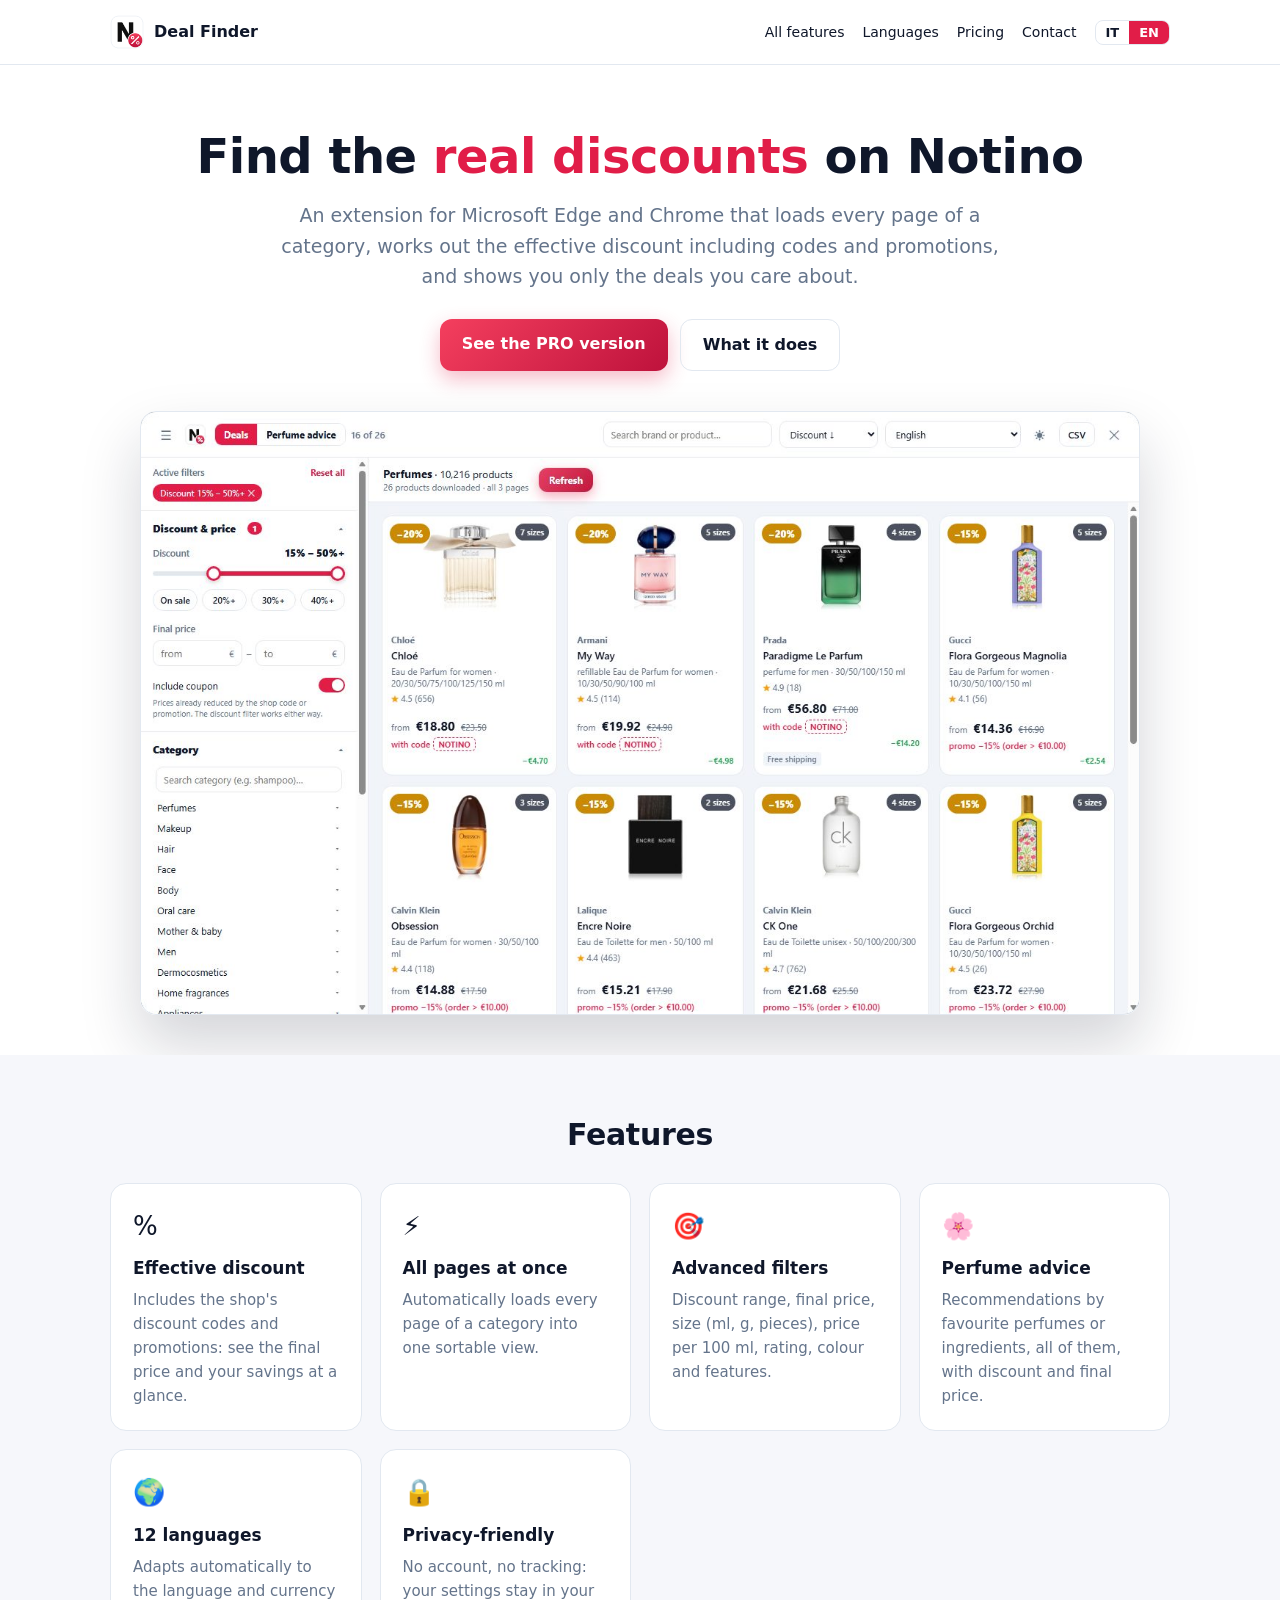
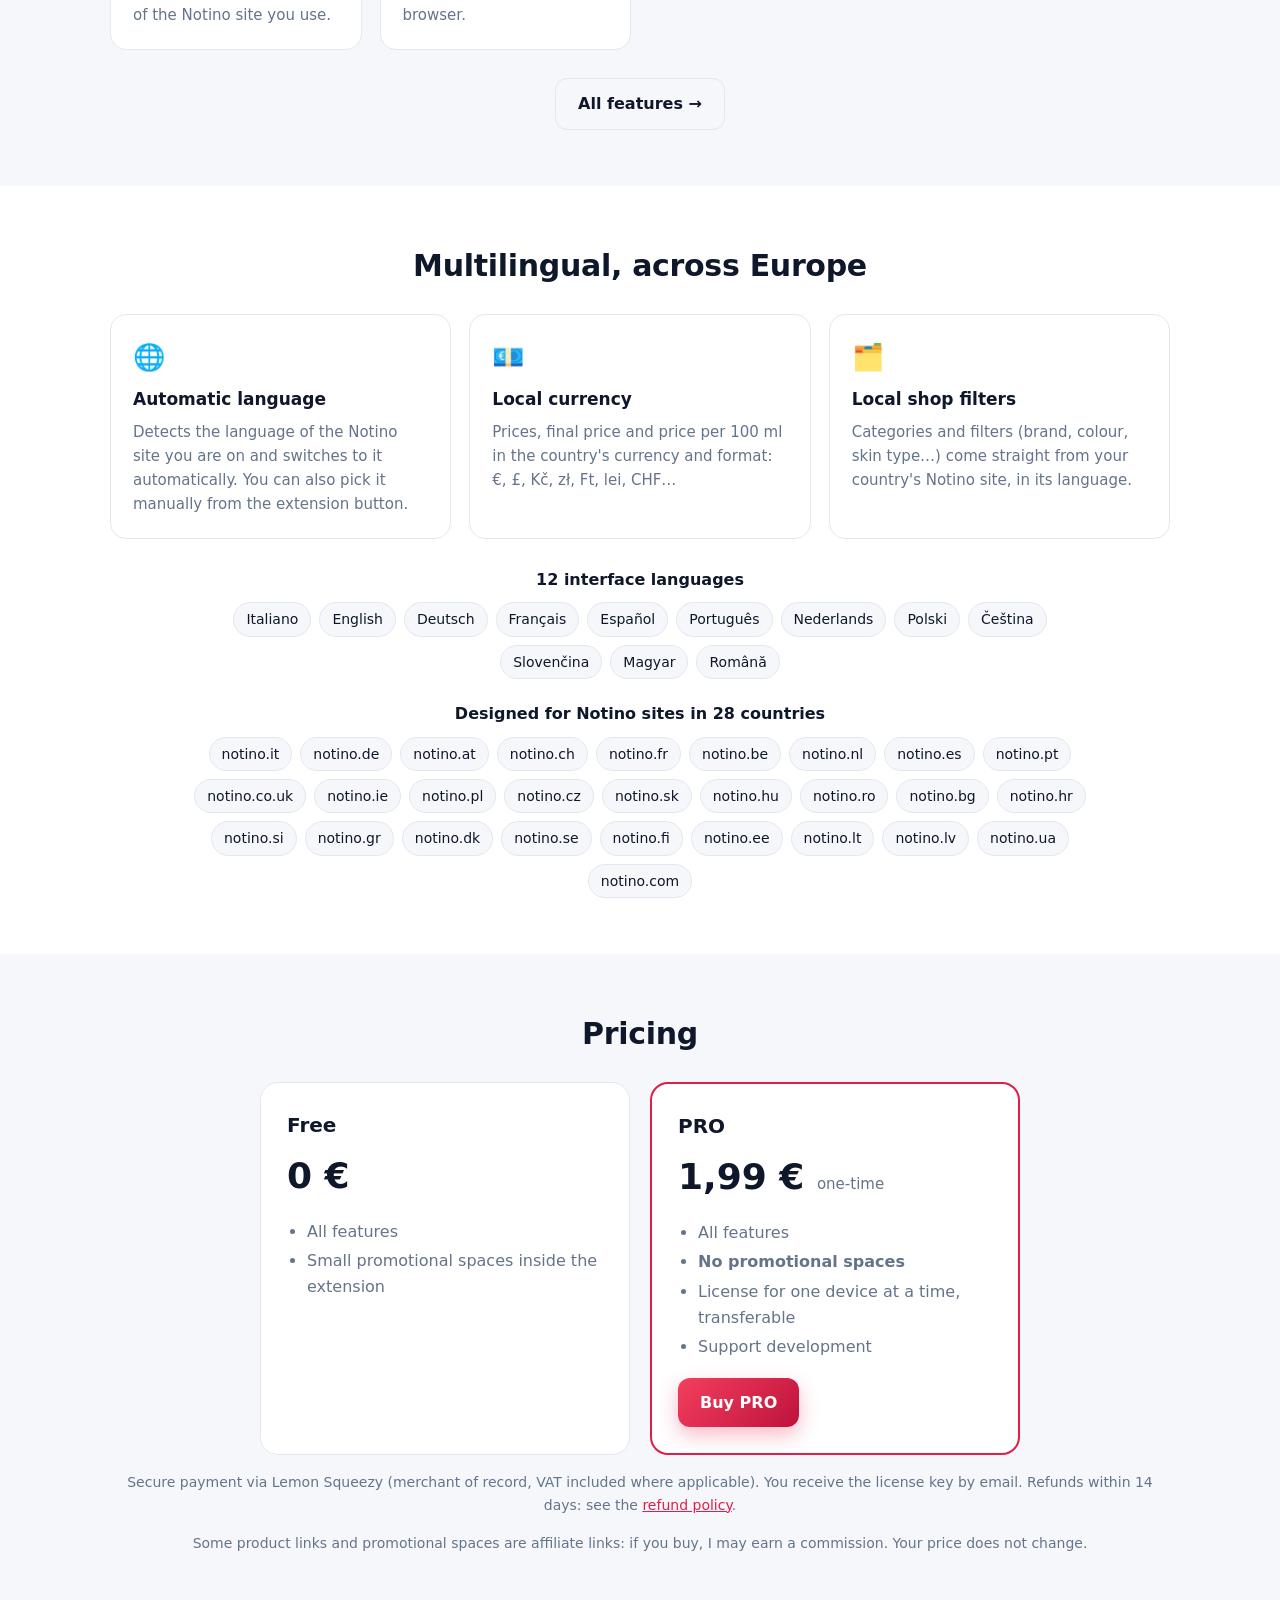
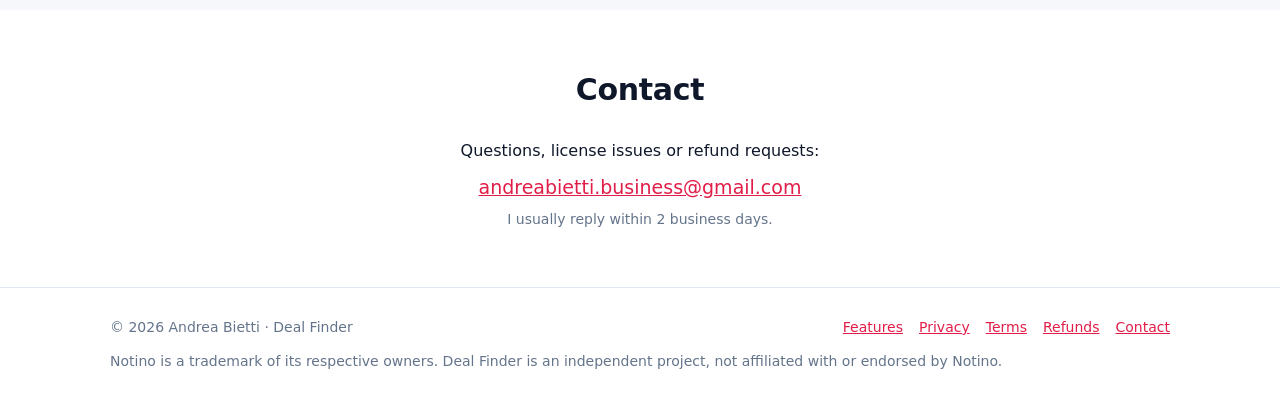
<file: index.html>
<!doctype html>
<html lang="it">
<head>
<meta charset="utf-8">
<meta name="viewport" content="width=device-width, initial-scale=1">
<title data-it="Deal Finder per Notino – trova i veri sconti" data-en="Deal Finder for Notino – find the real discounts">Deal Finder per Notino</title>
<meta name="description" content="Estensione per Microsoft Edge e Chrome che trova i veri sconti su Notino: sconto effettivo con codici, prezzo finale, filtri avanzati e consigli profumo.">
<link rel="icon" href="img/logo.png">
<link rel="stylesheet" href="style.css">
<script src="lang.js"></script>
</head>
<body>
<header><div class="wrap">
  <a class="brand" href="./"><img src="img/logo.png" alt="">Deal Finder</a>
  <nav>
    <a class="hide-m" href="features.html"><span data-lang="it">Tutte le funzioni</span><span data-lang="en">All features</span></a>
    <a class="hide-m" href="#lingue"><span data-lang="it">Lingue</span><span data-lang="en">Languages</span></a>
    <a class="hide-m" href="#prezzi"><span data-lang="it">Prezzi</span><span data-lang="en">Pricing</span></a>
    <a class="hide-m" href="#contatti"><span data-lang="it">Contatti</span><span data-lang="en">Contact</span></a>
    <span class="lang"><button data-l="it">IT</button><button data-l="en">EN</button></span>
  </nav>
</div></header>

<div class="hero"><div class="wrap">
  <h1 data-lang="it">Trova i <span>veri sconti</span> su Notino</h1>
  <h1 data-lang="en">Find the <span>real discounts</span> on Notino</h1>
  <p data-lang="it">Un'estensione per Microsoft Edge e Chrome che scarica tutte le pagine di una categoria, calcola lo sconto effettivo con codici e promozioni e ti mostra solo le offerte che ti interessano.</p>
  <p data-lang="en">An extension for Microsoft Edge and Chrome that loads every page of a category, works out the effective discount including codes and promotions, and shows you only the deals you care about.</p>
  <div class="cta">
    <a class="btn main" href="#prezzi"><span data-lang="it">Scopri la versione PRO</span><span data-lang="en">See the PRO version</span></a>
    <a class="btn" href="#funzioni"><span data-lang="it">Cosa fa</span><span data-lang="en">What it does</span></a>
  </div>
  <div class="shot"><img src="img/screenshot.jpg" alt="Deal Finder" width="1360" height="820"></div>
</div></div>

<section id="funzioni" class="alt"><div class="wrap">
  <h2><span data-lang="it">Funzioni</span><span data-lang="en">Features</span></h2>
  <div class="grid">
    <div class="card"><div class="ic">%</div>
      <h3 data-lang="it">Sconto effettivo</h3><h3 data-lang="en">Effective discount</h3>
      <p data-lang="it">Tiene conto di codici sconto e promozioni del negozio: vedi subito il prezzo finale e quanto risparmi.</p>
      <p data-lang="en">Includes the shop's discount codes and promotions: see the final price and your savings at a glance.</p></div>
    <div class="card"><div class="ic">⚡</div>
      <h3 data-lang="it">Tutte le pagine insieme</h3><h3 data-lang="en">All pages at once</h3>
      <p data-lang="it">Scarica da solo tutte le pagine di una categoria e le riunisce in un'unica vista ordinabile.</p>
      <p data-lang="en">Automatically loads every page of a category into one sortable view.</p></div>
    <div class="card"><div class="ic">🎯</div>
      <h3 data-lang="it">Filtri avanzati</h3><h3 data-lang="en">Advanced filters</h3>
      <p data-lang="it">Sconto da–a, prezzo finale, formato (ml, g, pezzi), prezzo per 100 ml, valutazione, colore e caratteristiche.</p>
      <p data-lang="en">Discount range, final price, size (ml, g, pieces), price per 100 ml, rating, colour and features.</p></div>
    <div class="card"><div class="ic">🌸</div>
      <h3 data-lang="it">Consigli profumo</h3><h3 data-lang="en">Perfume advice</h3>
      <p data-lang="it">Consigli per profumi preferiti o ingredienti, tutti insieme e con sconto e prezzo finale.</p>
      <p data-lang="en">Recommendations by favourite perfumes or ingredients, all of them, with discount and final price.</p></div>
    <div class="card"><div class="ic">🌍</div>
      <h3 data-lang="it">12 lingue</h3><h3 data-lang="en">12 languages</h3>
      <p data-lang="it">Si adatta da sola alla lingua e alla valuta del sito Notino che stai usando.</p>
      <p data-lang="en">Adapts automatically to the language and currency of the Notino site you use.</p></div>
    <div class="card"><div class="ic">🔒</div>
      <h3 data-lang="it">Rispetta la privacy</h3><h3 data-lang="en">Privacy-friendly</h3>
      <p data-lang="it">Nessun account, nessun tracciamento: le impostazioni restano nel tuo browser.</p>
      <p data-lang="en">No account, no tracking: your settings stay in your browser.</p></div>
  </div>
  <div class="cta" style="margin-top:28px"><a class="btn" href="features.html"><span data-lang="it">Tutte le funzioni →</span><span data-lang="en">All features →</span></a></div>
</div></section>

<section id="lingue"><div class="wrap">
  <h2><span data-lang="it">Multilingua, in tutta Europa</span><span data-lang="en">Multilingual, across Europe</span></h2>
  <div class="grid" style="margin-bottom:28px">
    <div class="card"><div class="ic">🌐</div>
      <h3 data-lang="it">Lingua automatica</h3><h3 data-lang="en">Automatic language</h3>
      <p data-lang="it">Riconosce da sola la lingua del sito Notino che stai usando e si presenta in quella lingua. Puoi anche sceglierla a mano dal pulsante dell'estensione.</p>
      <p data-lang="en">Detects the language of the Notino site you are on and switches to it automatically. You can also pick it manually from the extension button.</p></div>
    <div class="card"><div class="ic">💶</div>
      <h3 data-lang="it">Valuta locale</h3><h3 data-lang="en">Local currency</h3>
      <p data-lang="it">Prezzi, prezzo finale e prezzo per 100 ml nella valuta e nel formato del Paese: €, £, Kč, zł, Ft, lei, CHF…</p>
      <p data-lang="en">Prices, final price and price per 100 ml in the country's currency and format: €, £, Kč, zł, Ft, lei, CHF…</p></div>
    <div class="card"><div class="ic">🗂️</div>
      <h3 data-lang="it">Filtri del negozio locale</h3><h3 data-lang="en">Local shop filters</h3>
      <p data-lang="it">Categorie e filtri (marca, colore, tipo di pelle…) arrivano direttamente dal sito Notino del tuo Paese, nella sua lingua.</p>
      <p data-lang="en">Categories and filters (brand, colour, skin type…) come straight from your country's Notino site, in its language.</p></div>
  </div>
  <p class="sub" data-lang="it">12 lingue dell'interfaccia</p><p class="sub" data-lang="en">12 interface languages</p>
  <div class="pills"><span class="pill">Italiano</span><span class="pill">English</span><span class="pill">Deutsch</span><span class="pill">Français</span><span class="pill">Español</span><span class="pill">Português</span><span class="pill">Nederlands</span><span class="pill">Polski</span><span class="pill">Čeština</span><span class="pill">Slovenčina</span><span class="pill">Magyar</span><span class="pill">Română</span></div>
  <p class="sub" data-lang="it">Progettata per i siti Notino di 28 Paesi</p><p class="sub" data-lang="en">Designed for Notino sites in 28 countries</p>
  <div class="pills"><span class="pill">notino.it</span><span class="pill">notino.de</span><span class="pill">notino.at</span><span class="pill">notino.ch</span><span class="pill">notino.fr</span><span class="pill">notino.be</span><span class="pill">notino.nl</span><span class="pill">notino.es</span><span class="pill">notino.pt</span><span class="pill">notino.co.uk</span><span class="pill">notino.ie</span><span class="pill">notino.pl</span><span class="pill">notino.cz</span><span class="pill">notino.sk</span><span class="pill">notino.hu</span><span class="pill">notino.ro</span><span class="pill">notino.bg</span><span class="pill">notino.hr</span><span class="pill">notino.si</span><span class="pill">notino.gr</span><span class="pill">notino.dk</span><span class="pill">notino.se</span><span class="pill">notino.fi</span><span class="pill">notino.ee</span><span class="pill">notino.lt</span><span class="pill">notino.lv</span><span class="pill">notino.ua</span><span class="pill">notino.com</span></div>
</div></section>

<section id="prezzi" class="alt"><div class="wrap">
  <h2><span data-lang="it">Prezzi</span><span data-lang="en">Pricing</span></h2>
  <div class="plans">
    <div class="plan">
      <h3><span data-lang="it">Gratuita</span><span data-lang="en">Free</span></h3>
      <div class="price">0 €</div>
      <ul data-lang="it"><li>Tutte le funzioni</li><li>Piccoli spazi promozionali nell'estensione</li></ul>
      <ul data-lang="en"><li>All features</li><li>Small promotional spaces inside the extension</li></ul>
    </div>
    <div class="plan pro">
      <h3>PRO</h3>
      <div class="price">1,99 € <small data-lang="it">una tantum</small><small data-lang="en">one-time</small></div>
      <ul data-lang="it"><li>Tutte le funzioni</li><li><b>Nessuno spazio promozionale</b></li><li>Licenza per un dispositivo alla volta, trasferibile</li><li>Sostieni lo sviluppo</li></ul>
      <ul data-lang="en"><li>All features</li><li><b>No promotional spaces</b></li><li>License for one device at a time, transferable</li><li>Support development</li></ul>
      <a class="btn main" id="buy" href="#contatti"><span data-lang="it">Acquista PRO</span><span data-lang="en">Buy PRO</span></a>
    </div>
  </div>
  <p class="note" data-lang="it">Pagamento sicuro tramite Lemon Squeezy (rivenditore autorizzato, IVA inclusa dove dovuta). Ricevi la chiave di licenza via email. Rimborso entro 14 giorni: vedi <a href="refund.html">politica di rimborso</a>.</p>
  <p class="note" data-lang="en">Secure payment via Lemon Squeezy (merchant of record, VAT included where applicable). You receive the license key by email. Refunds within 14 days: see the <a href="refund.html">refund policy</a>.</p>
  <p class="note" data-lang="it">Alcuni link ai prodotti e alcuni spazi promozionali sono link di affiliazione: se acquisti, posso ricevere una commissione. Il prezzo per te non cambia.</p>
  <p class="note" data-lang="en">Some product links and promotional spaces are affiliate links: if you buy, I may earn a commission. Your price does not change.</p>
</div></section>

<section id="contatti"><div class="wrap" style="text-align:center">
  <h2><span data-lang="it">Contatti</span><span data-lang="en">Contact</span></h2>
  <p data-lang="it">Domande, problemi con la licenza o richieste di rimborso:</p>
  <p data-lang="en">Questions, license issues or refund requests:</p>
  <p style="font-size:19px;margin-top:8px"><a href="mailto:andreabietti.business@gmail.com">andreabietti.business@gmail.com</a></p>
  <p style="color:var(--mut);font-size:14px;margin-top:6px" data-lang="it">Rispondo di solito entro 2 giorni lavorativi.</p>
  <p style="color:var(--mut);font-size:14px;margin-top:6px" data-lang="en">I usually reply within 2 business days.</p>
</div></section>

<footer><div class="wrap">
  <span>© 2026 Andrea Bietti · Deal Finder</span>
  <nav>
    <a href="features.html"><span data-lang="it">Funzioni</span><span data-lang="en">Features</span></a>
    <a href="privacy.html">Privacy</a>
    <a href="terms.html"><span data-lang="it">Termini</span><span data-lang="en">Terms</span></a>
    <a href="refund.html"><span data-lang="it">Rimborsi</span><span data-lang="en">Refunds</span></a>
    <a href="mailto:andreabietti.business@gmail.com"><span data-lang="it">Contatti</span><span data-lang="en">Contact</span></a>
  </nav>
  <span style="width:100%" data-lang="it">Notino è un marchio dei rispettivi titolari. Deal Finder è un progetto indipendente, non affiliato né approvato da Notino.</span>
  <span style="width:100%" data-lang="en">Notino is a trademark of its respective owners. Deal Finder is an independent project, not affiliated with or endorsed by Notino.</span>
</div></footer>
<script>
  // quando il link di acquisto Lemon Squeezy è pronto va messo qui
  var BUY = 'https://n-deal-finder.lemonsqueezy.com/checkout/buy/6fd6cd1a-eb22-40a4-a258-463c113487c7';
  if (BUY) document.getElementById('buy').href = BUY;
</script>
</body>
</html>
</file>
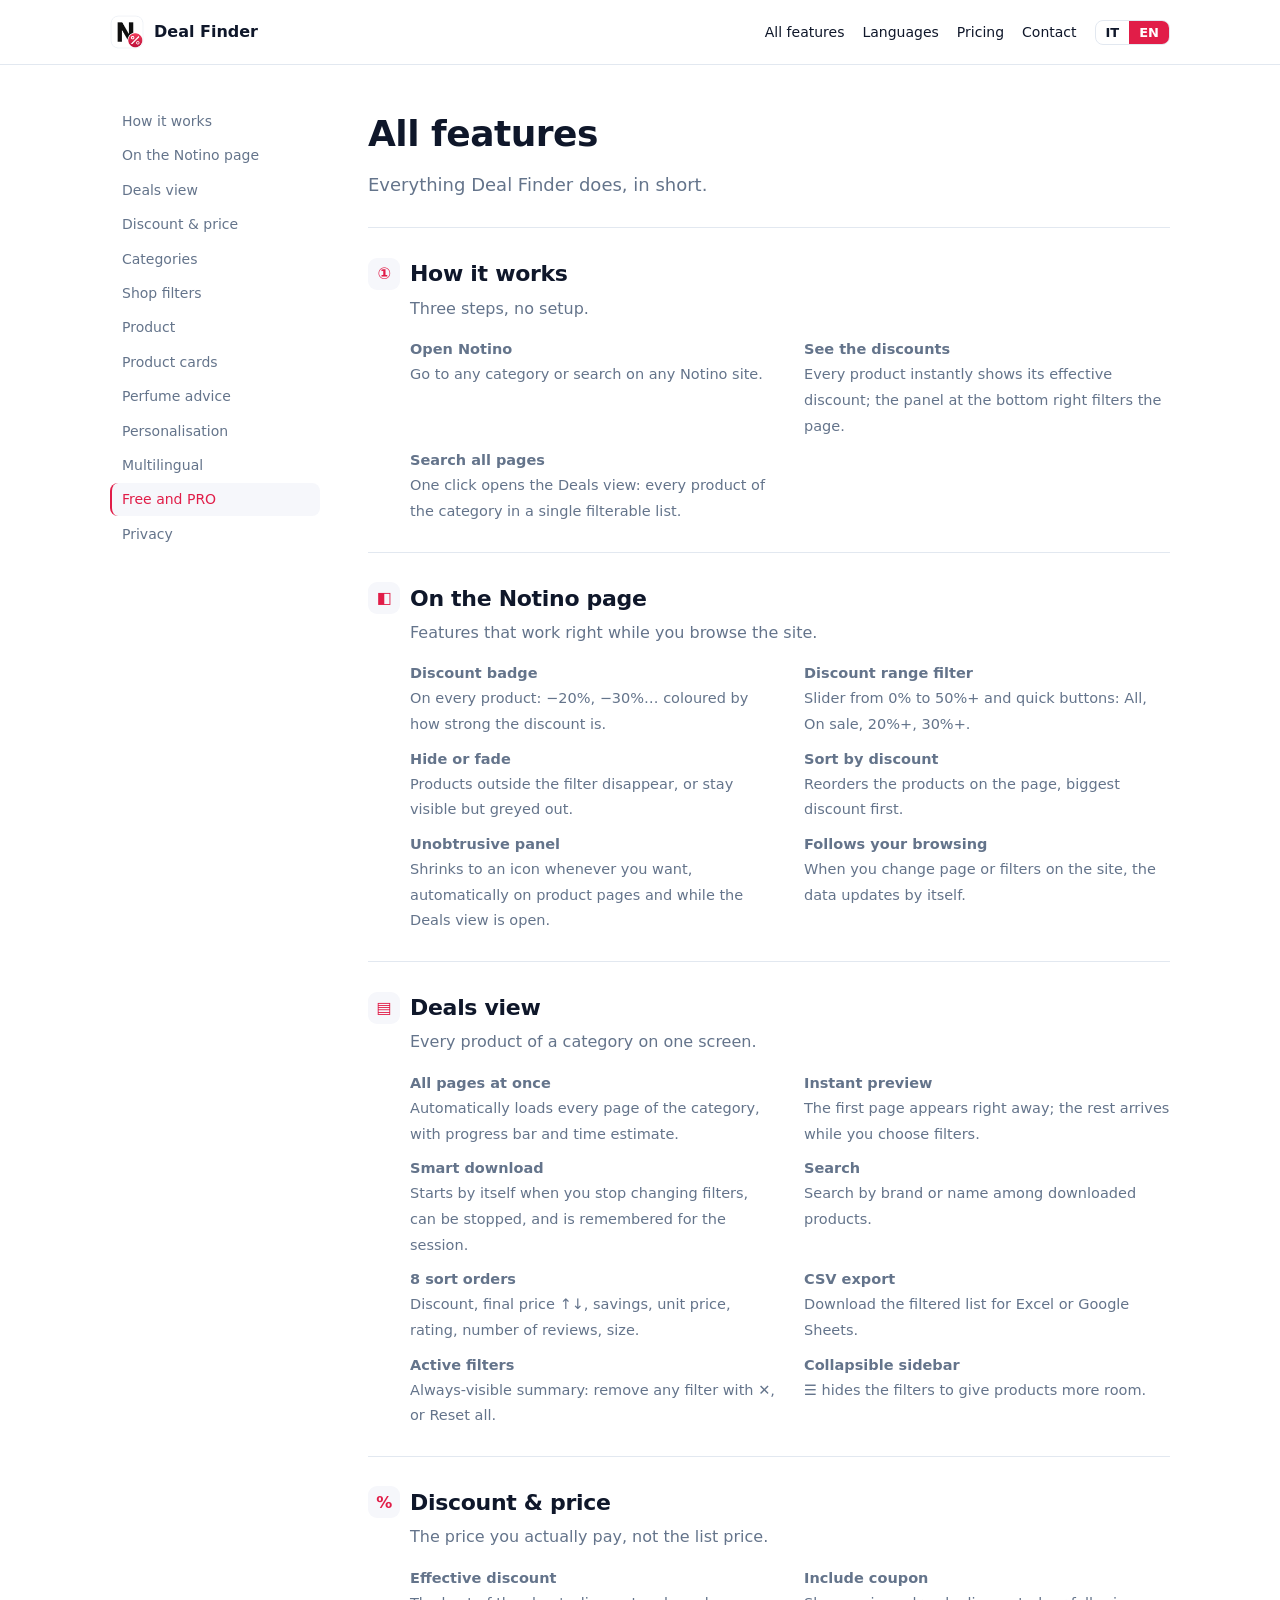
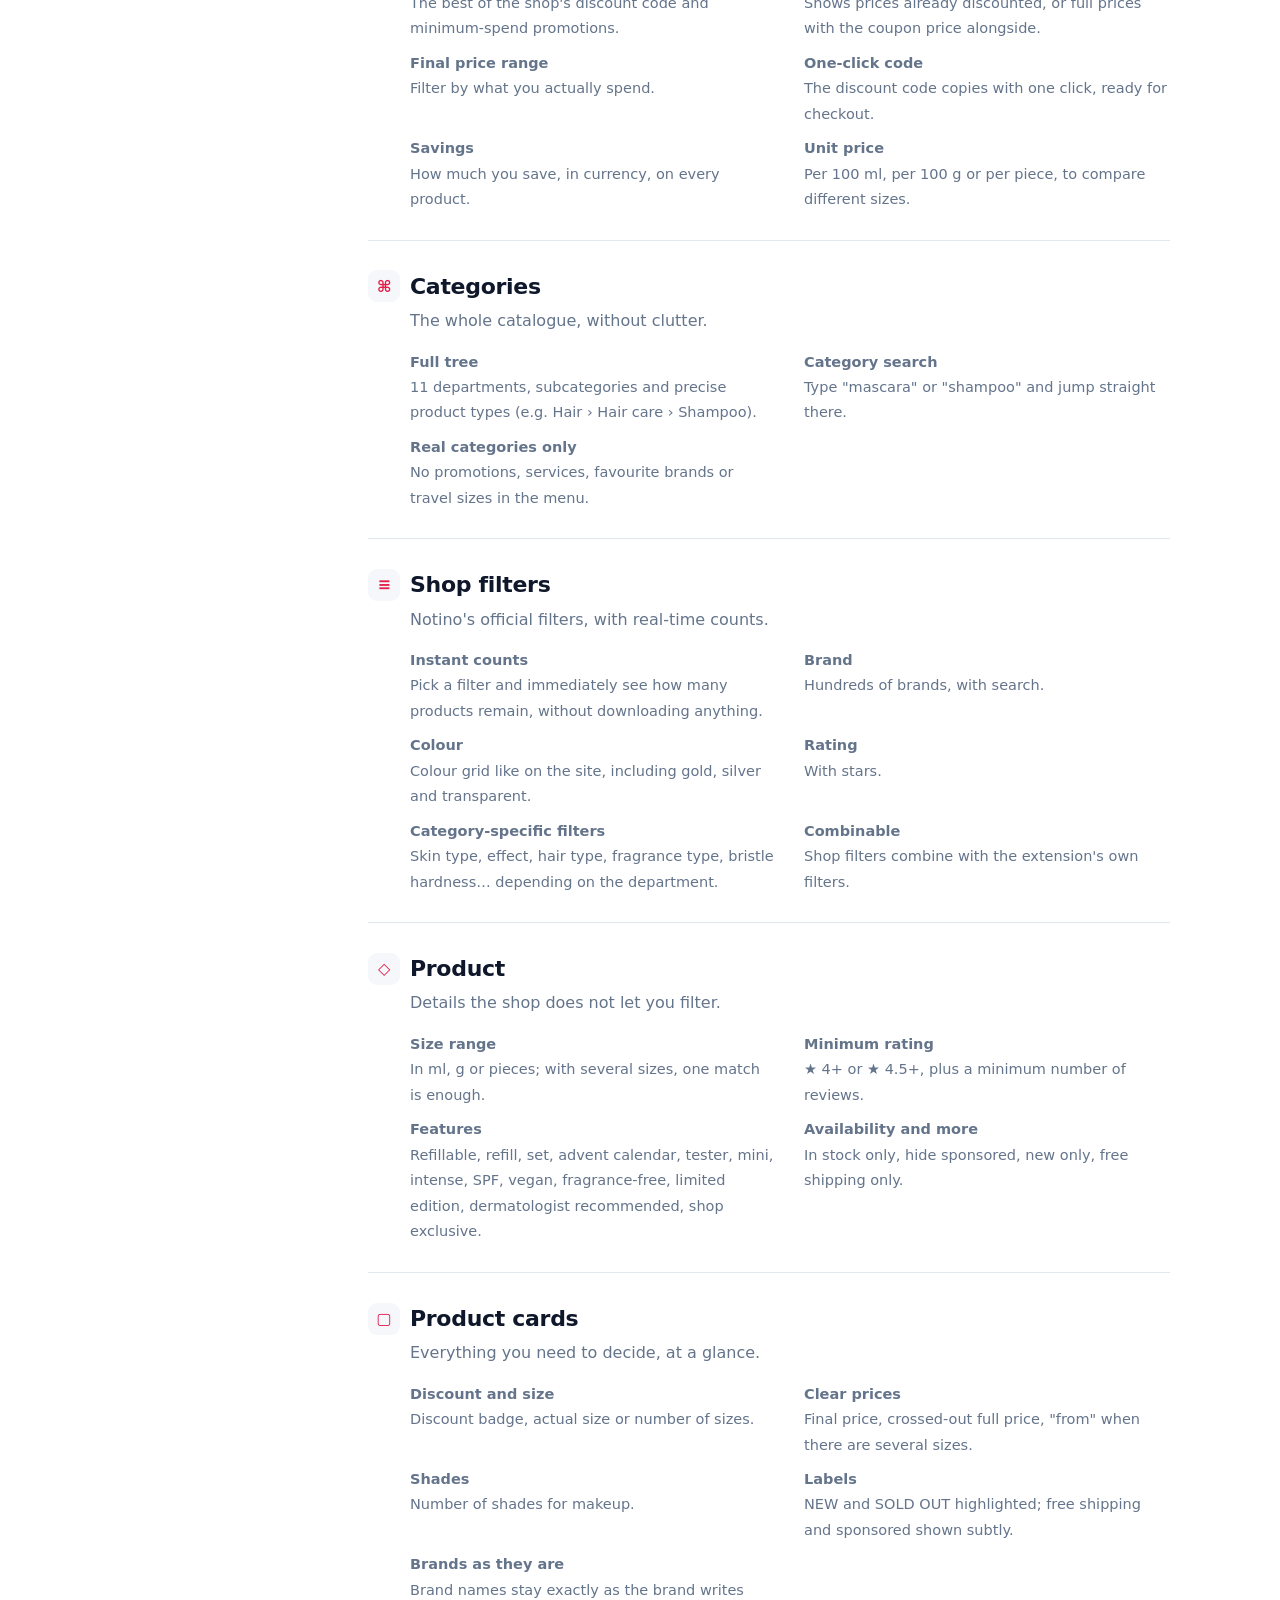
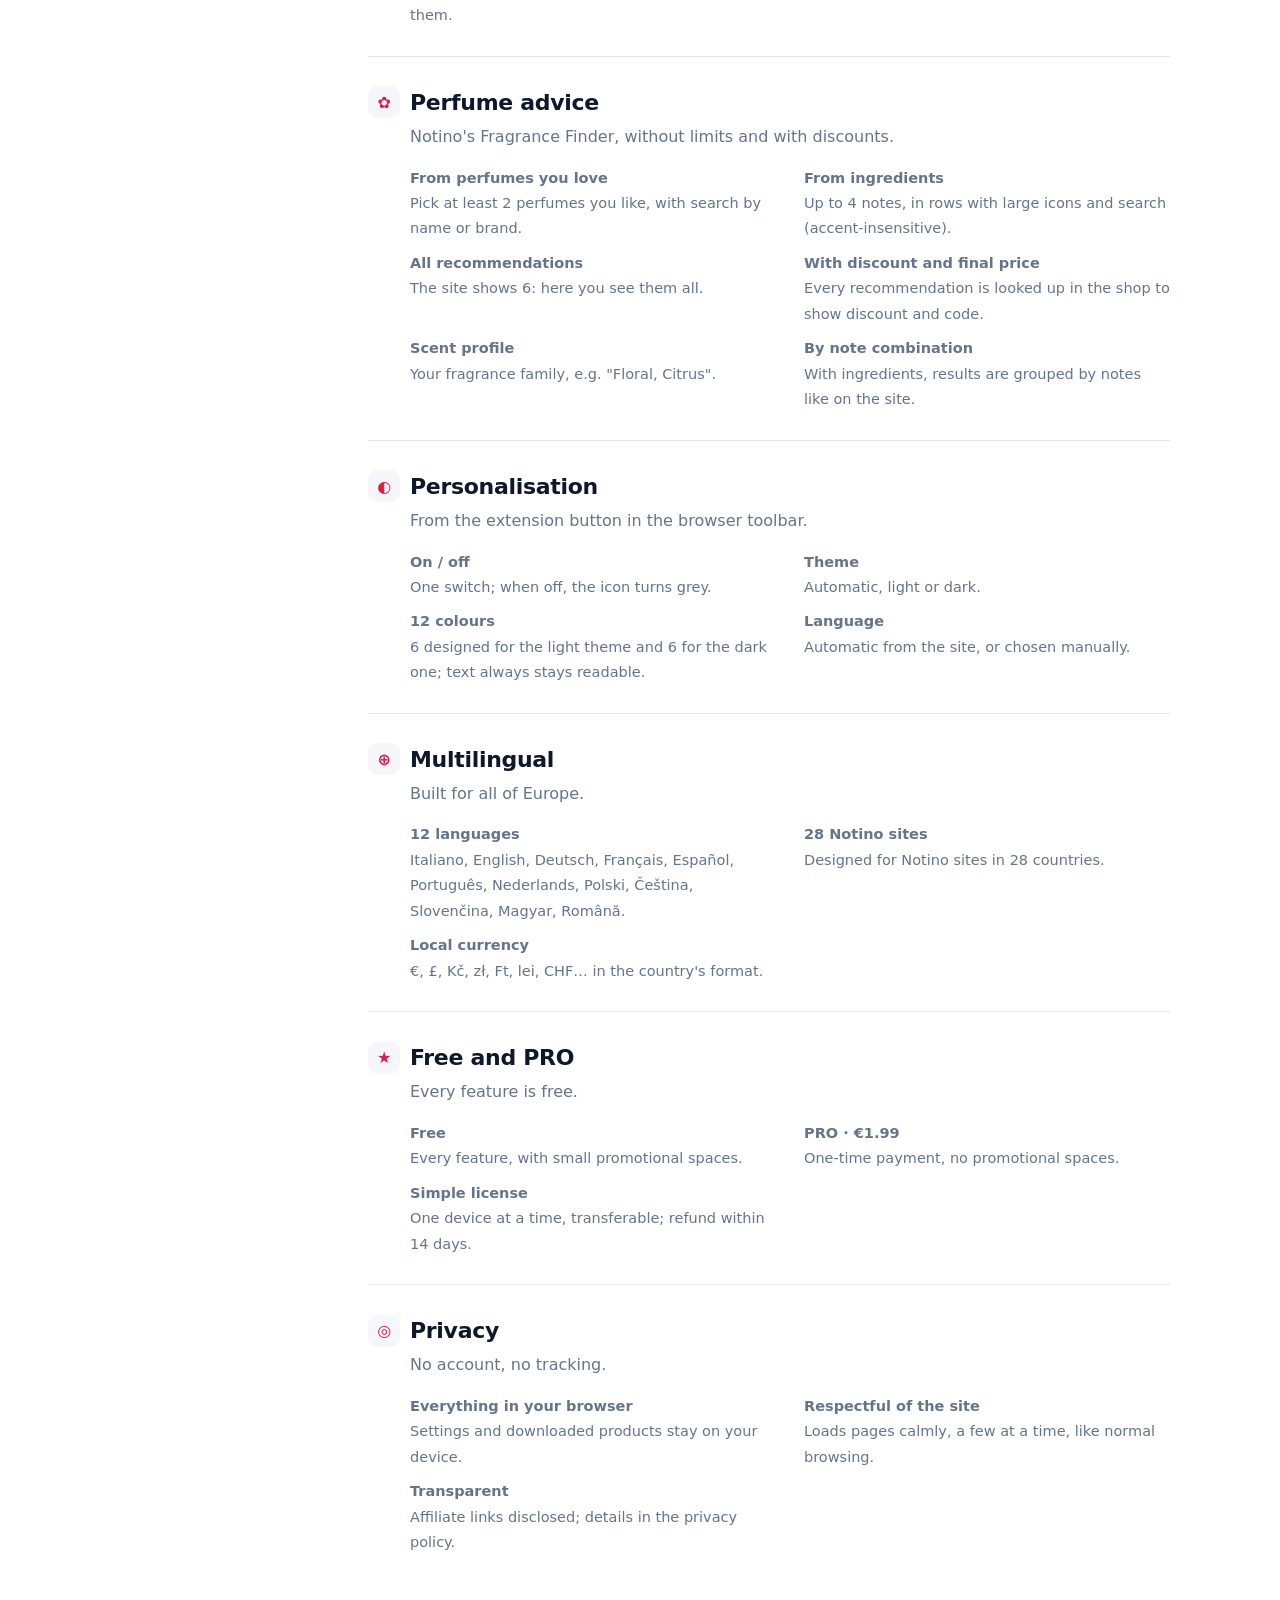
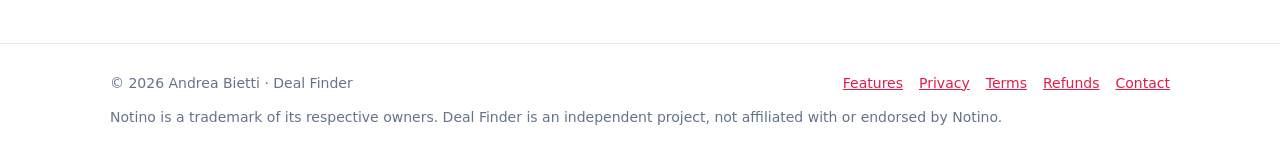
<file: features.html>
<!doctype html>
<html lang="it">
<head>
<meta charset="utf-8">
<meta name="viewport" content="width=device-width, initial-scale=1">
<title data-it="Tutte le funzioni – Deal Finder" data-en="All features – Deal Finder">Tutte le funzioni – Deal Finder</title>
<meta name="description" content="Estensione per Microsoft Edge e Chrome che trova i veri sconti su Notino: sconto effettivo con codici, prezzo finale, filtri avanzati e consigli profumo.">
<link rel="icon" href="img/logo.png">
<link rel="stylesheet" href="style.css">
<script src="lang.js"></script>
<style>
.fx{display:grid;grid-template-columns:210px 1fr;gap:48px;max-width:1100px;margin:0 auto;padding:40px 20px 60px}
.toc{position:sticky;top:88px;align-self:start;display:flex;flex-direction:column;gap:2px;font-size:14px}
.toc a{color:var(--mut);text-decoration:none;padding:5px 10px;border-radius:8px;border-left:2px solid transparent}
.toc a:hover{color:var(--fg);background:var(--soft)}
.toc a.on{color:var(--acc);border-left-color:var(--acc);background:var(--soft)}
.fx h1{font-size:36px;letter-spacing:-.5px;margin-bottom:8px}
.fx .lead{color:var(--mut);font-size:18px;margin-bottom:28px}
.fs{padding:28px 0;border-top:1px solid var(--line);scroll-margin-top:80px}
.fs h2{text-align:left;font-size:22px;margin:0 0 4px;display:flex;align-items:center;gap:10px}
.fs h2 i{font-style:normal;width:32px;height:32px;border-radius:9px;display:grid;place-items:center;background:var(--soft);color:var(--acc);font-size:16px}
.fs>p{color:var(--mut);margin:0 0 16px 42px}
.fg{display:grid;grid-template-columns:repeat(2,1fr);gap:10px 28px;margin-left:42px}
.fi b{display:block;font-size:15px}
.fi span{color:var(--mut);font-size:14.5px}
@media (max-width:820px){.fx{grid-template-columns:1fr}.toc{display:none}.fg{grid-template-columns:1fr;margin-left:0}.fs>p{margin-left:0}}
</style>
</head>
<body>
<header><div class="wrap">
  <a class="brand" href="./"><img src="img/logo.png" alt="">Deal Finder</a>
  <nav>
    <a class="hide-m" href="features.html"><span data-lang="it">Tutte le funzioni</span><span data-lang="en">All features</span></a>
    <a class="hide-m" href="./#lingue"><span data-lang="it">Lingue</span><span data-lang="en">Languages</span></a>
    <a class="hide-m" href="./#prezzi"><span data-lang="it">Prezzi</span><span data-lang="en">Pricing</span></a>
    <a class="hide-m" href="./#contatti"><span data-lang="it">Contatti</span><span data-lang="en">Contact</span></a>
    <span class="lang"><button data-l="it">IT</button><button data-l="en">EN</button></span>
  </nav>
</div></header>

<div class="fx">
<nav class="toc"><a href="#start"><span data-lang="it">Come si usa</span><span data-lang="en">How it works</span></a><a href="#panel"><span data-lang="it">Sulla pagina Notino</span><span data-lang="en">On the Notino page</span></a><a href="#deals"><span data-lang="it">Vista Offerte</span><span data-lang="en">Deals view</span></a><a href="#price"><span data-lang="it">Sconto e prezzo</span><span data-lang="en">Discount &amp; price</span></a><a href="#cat"><span data-lang="it">Categorie</span><span data-lang="en">Categories</span></a><a href="#filters"><span data-lang="it">Filtri del negozio</span><span data-lang="en">Shop filters</span></a><a href="#product"><span data-lang="it">Prodotto</span><span data-lang="en">Product</span></a><a href="#cards"><span data-lang="it">Schede prodotto</span><span data-lang="en">Product cards</span></a><a href="#ff"><span data-lang="it">Consigli profumo</span><span data-lang="en">Perfume advice</span></a><a href="#custom"><span data-lang="it">Personalizzazione</span><span data-lang="en">Personalisation</span></a><a href="#lang"><span data-lang="it">Multilingua</span><span data-lang="en">Multilingual</span></a><a href="#pro"><span data-lang="it">Gratuita e PRO</span><span data-lang="en">Free and PRO</span></a><a href="#privacy"><span data-lang="it">Privacy</span><span data-lang="en">Privacy</span></a></nav>
<main>
<h1><span data-lang="it">Tutte le funzioni</span><span data-lang="en">All features</span></h1>
<p class="lead"><span data-lang="it">Tutto quello che fa Deal Finder, in breve.</span><span data-lang="en">Everything Deal Finder does, in short.</span></p>
<section class="fs" id="start"><h2><i>①</i><span data-lang="it">Come si usa</span><span data-lang="en">How it works</span></h2><p><span data-lang="it">Tre passi, nessuna configurazione.</span><span data-lang="en">Three steps, no setup.</span></p><div class="fg"><div class="fi"><b><span data-lang="it">Apri Notino</span><span data-lang="en">Open Notino</span></b><span data-lang="it">Vai su una categoria o una ricerca di qualsiasi sito Notino.</span><span data-lang="en">Go to any category or search on any Notino site.</span></div><div class="fi"><b><span data-lang="it">Guarda gli sconti</span><span data-lang="en">See the discounts</span></b><span data-lang="it">Ogni prodotto mostra subito il suo sconto effettivo; il pannello in basso a destra filtra la pagina.</span><span data-lang="en">Every product instantly shows its effective discount; the panel at the bottom right filters the page.</span></div><div class="fi"><b><span data-lang="it">Cerca in tutte le pagine</span><span data-lang="en">Search all pages</span></b><span data-lang="it">Un clic apre la vista Offerte: tutti i prodotti della categoria in un&#x27;unica lista filtrabile.</span><span data-lang="en">One click opens the Deals view: every product of the category in a single filterable list.</span></div></div></section><section class="fs" id="panel"><h2><i>◧</i><span data-lang="it">Sulla pagina Notino</span><span data-lang="en">On the Notino page</span></h2><p><span data-lang="it">Funzioni attive direttamente mentre navighi il sito.</span><span data-lang="en">Features that work right while you browse the site.</span></p><div class="fg"><div class="fi"><b><span data-lang="it">Etichetta sconto</span><span data-lang="en">Discount badge</span></b><span data-lang="it">Su ogni prodotto: −20%, −30%… colorata in base a quanto è forte lo sconto.</span><span data-lang="en">On every product: −20%, −30%… coloured by how strong the discount is.</span></div><div class="fi"><b><span data-lang="it">Filtro sconto da–a</span><span data-lang="en">Discount range filter</span></b><span data-lang="it">Cursore da 0% a 50%+ e pulsanti rapidi: Tutti, Scontati, 20%+, 30%+.</span><span data-lang="en">Slider from 0% to 50%+ and quick buttons: All, On sale, 20%+, 30%+.</span></div><div class="fi"><b><span data-lang="it">Nascondi o sbiadisci</span><span data-lang="en">Hide or fade</span></b><span data-lang="it">I prodotti fuori filtro spariscono oppure restano visibili ma in grigio.</span><span data-lang="en">Products outside the filter disappear, or stay visible but greyed out.</span></div><div class="fi"><b><span data-lang="it">Ordina per sconto</span><span data-lang="en">Sort by discount</span></b><span data-lang="it">Riordina i prodotti della pagina dal più scontato.</span><span data-lang="en">Reorders the products on the page, biggest discount first.</span></div><div class="fi"><b><span data-lang="it">Pannello discreto</span><span data-lang="en">Unobtrusive panel</span></b><span data-lang="it">Si riduce a icona quando vuoi, da solo sulle pagine prodotto e mentre usi la vista Offerte.</span><span data-lang="en">Shrinks to an icon whenever you want, automatically on product pages and while the Deals view is open.</span></div><div class="fi"><b><span data-lang="it">Segue la navigazione</span><span data-lang="en">Follows your browsing</span></b><span data-lang="it">Quando cambi pagina o filtri sul sito, i dati si aggiornano da soli.</span><span data-lang="en">When you change page or filters on the site, the data updates by itself.</span></div></div></section><section class="fs" id="deals"><h2><i>▤</i><span data-lang="it">Vista Offerte</span><span data-lang="en">Deals view</span></h2><p><span data-lang="it">Tutti i prodotti di una categoria in un&#x27;unica schermata.</span><span data-lang="en">Every product of a category on one screen.</span></p><div class="fg"><div class="fi"><b><span data-lang="it">Tutte le pagine insieme</span><span data-lang="en">All pages at once</span></b><span data-lang="it">Scarica automaticamente ogni pagina della categoria, con barra di avanzamento e tempo stimato.</span><span data-lang="en">Automatically loads every page of the category, with progress bar and time estimate.</span></div><div class="fi"><b><span data-lang="it">Anteprima immediata</span><span data-lang="en">Instant preview</span></b><span data-lang="it">La prima pagina compare subito; il resto arriva mentre scegli i filtri.</span><span data-lang="en">The first page appears right away; the rest arrives while you choose filters.</span></div><div class="fi"><b><span data-lang="it">Download intelligente</span><span data-lang="en">Smart download</span></b><span data-lang="it">Parte da solo quando smetti di cambiare filtri, si può fermare e ricordare durante la sessione.</span><span data-lang="en">Starts by itself when you stop changing filters, can be stopped, and is remembered for the session.</span></div><div class="fi"><b><span data-lang="it">Ricerca</span><span data-lang="en">Search</span></b><span data-lang="it">Cerca per marca o nome tra i prodotti scaricati.</span><span data-lang="en">Search by brand or name among downloaded products.</span></div><div class="fi"><b><span data-lang="it">8 ordinamenti</span><span data-lang="en">8 sort orders</span></b><span data-lang="it">Sconto, prezzo finale ↑↓, risparmio, prezzo per unità, valutazione, n° recensioni, formato.</span><span data-lang="en">Discount, final price ↑↓, savings, unit price, rating, number of reviews, size.</span></div><div class="fi"><b><span data-lang="it">Esporta CSV</span><span data-lang="en">CSV export</span></b><span data-lang="it">Scarica la lista filtrata per Excel o Fogli Google.</span><span data-lang="en">Download the filtered list for Excel or Google Sheets.</span></div><div class="fi"><b><span data-lang="it">Filtri attivi</span><span data-lang="en">Active filters</span></b><span data-lang="it">Riepilogo sempre visibile: ogni filtro si toglie con ✕, oppure Azzera tutto.</span><span data-lang="en">Always-visible summary: remove any filter with ✕, or Reset all.</span></div><div class="fi"><b><span data-lang="it">Barra laterale richiudibile</span><span data-lang="en">Collapsible sidebar</span></b><span data-lang="it">☰ nasconde i filtri per dare più spazio ai prodotti.</span><span data-lang="en">☰ hides the filters to give products more room.</span></div></div></section><section class="fs" id="price"><h2><i>%</i><span data-lang="it">Sconto e prezzo</span><span data-lang="en">Discount &amp; price</span></h2><p><span data-lang="it">Il prezzo che paghi davvero, non quello di listino.</span><span data-lang="en">The price you actually pay, not the list price.</span></p><div class="fg"><div class="fi"><b><span data-lang="it">Sconto effettivo</span><span data-lang="en">Effective discount</span></b><span data-lang="it">Il migliore tra codice sconto del negozio e promozioni con spesa minima.</span><span data-lang="en">The best of the shop&#x27;s discount code and minimum-spend promotions.</span></div><div class="fi"><b><span data-lang="it">Includi coupon</span><span data-lang="en">Include coupon</span></b><span data-lang="it">Mostra i prezzi già scontati, oppure i prezzi pieni con il prezzo col coupon accanto.</span><span data-lang="en">Shows prices already discounted, or full prices with the coupon price alongside.</span></div><div class="fi"><b><span data-lang="it">Prezzo finale da–a</span><span data-lang="en">Final price range</span></b><span data-lang="it">Filtra per quanto spendi davvero.</span><span data-lang="en">Filter by what you actually spend.</span></div><div class="fi"><b><span data-lang="it">Codice in un clic</span><span data-lang="en">One-click code</span></b><span data-lang="it">Il codice sconto si copia con un clic, pronto per il carrello.</span><span data-lang="en">The discount code copies with one click, ready for checkout.</span></div><div class="fi"><b><span data-lang="it">Risparmio</span><span data-lang="en">Savings</span></b><span data-lang="it">Quanto risparmi in valuta su ogni prodotto.</span><span data-lang="en">How much you save, in currency, on every product.</span></div><div class="fi"><b><span data-lang="it">Prezzo per unità</span><span data-lang="en">Unit price</span></b><span data-lang="it">Per 100 ml, per 100 g o per pezzo, per confrontare formati diversi.</span><span data-lang="en">Per 100 ml, per 100 g or per piece, to compare different sizes.</span></div></div></section><section class="fs" id="cat"><h2><i>⌘</i><span data-lang="it">Categorie</span><span data-lang="en">Categories</span></h2><p><span data-lang="it">Tutto il catalogo, senza voci inutili.</span><span data-lang="en">The whole catalogue, without clutter.</span></p><div class="fg"><div class="fi"><b><span data-lang="it">Albero completo</span><span data-lang="en">Full tree</span></b><span data-lang="it">11 reparti, sottocategorie e tipi di prodotto precisi (es. Capelli › Cura dei capelli › Shampoo).</span><span data-lang="en">11 departments, subcategories and precise product types (e.g. Hair › Hair care › Shampoo).</span></div><div class="fi"><b><span data-lang="it">Ricerca categoria</span><span data-lang="en">Category search</span></b><span data-lang="it">Scrivi &quot;mascara&quot; o &quot;shampoo&quot; e ci vai direttamente.</span><span data-lang="en">Type &quot;mascara&quot; or &quot;shampoo&quot; and jump straight there.</span></div><div class="fi"><b><span data-lang="it">Solo categorie vere</span><span data-lang="en">Real categories only</span></b><span data-lang="it">Niente promozioni, servizi, marche preferite o formati da viaggio nel menu.</span><span data-lang="en">No promotions, services, favourite brands or travel sizes in the menu.</span></div></div></section><section class="fs" id="filters"><h2><i>≡</i><span data-lang="it">Filtri del negozio</span><span data-lang="en">Shop filters</span></h2><p><span data-lang="it">I filtri ufficiali di Notino, con i conteggi in tempo reale.</span><span data-lang="en">Notino&#x27;s official filters, with real-time counts.</span></p><div class="fg"><div class="fi"><b><span data-lang="it">Conteggi immediati</span><span data-lang="en">Instant counts</span></b><span data-lang="it">Scegli un filtro e vedi subito quanti prodotti restano, senza scaricare nulla.</span><span data-lang="en">Pick a filter and immediately see how many products remain, without downloading anything.</span></div><div class="fi"><b><span data-lang="it">Marca</span><span data-lang="en">Brand</span></b><span data-lang="it">Centinaia di marche, con ricerca.</span><span data-lang="en">Hundreds of brands, with search.</span></div><div class="fi"><b><span data-lang="it">Colore</span><span data-lang="en">Colour</span></b><span data-lang="it">Griglia di colori come sul sito, comprese sfumature oro, argento e trasparente.</span><span data-lang="en">Colour grid like on the site, including gold, silver and transparent.</span></div><div class="fi"><b><span data-lang="it">Valutazione</span><span data-lang="en">Rating</span></b><span data-lang="it">Con le stelle.</span><span data-lang="en">With stars.</span></div><div class="fi"><b><span data-lang="it">Filtri per categoria</span><span data-lang="en">Category-specific filters</span></b><span data-lang="it">Tipo di pelle, effetto, tipo di capelli, tipo di profumo, durezza delle setole… a seconda del reparto.</span><span data-lang="en">Skin type, effect, hair type, fragrance type, bristle hardness… depending on the department.</span></div><div class="fi"><b><span data-lang="it">Combinabili</span><span data-lang="en">Combinable</span></b><span data-lang="it">I filtri del negozio si sommano a quelli dell&#x27;estensione.</span><span data-lang="en">Shop filters combine with the extension&#x27;s own filters.</span></div></div></section><section class="fs" id="product"><h2><i>◇</i><span data-lang="it">Prodotto</span><span data-lang="en">Product</span></h2><p><span data-lang="it">Dettagli che il negozio non permette di filtrare.</span><span data-lang="en">Details the shop does not let you filter.</span></p><div class="fg"><div class="fi"><b><span data-lang="it">Formato da–a</span><span data-lang="en">Size range</span></b><span data-lang="it">In ml, g o pezzi; con più formati basta che uno rientri.</span><span data-lang="en">In ml, g or pieces; with several sizes, one match is enough.</span></div><div class="fi"><b><span data-lang="it">Valutazione minima</span><span data-lang="en">Minimum rating</span></b><span data-lang="it">★ 4+ o ★ 4,5+, più un numero minimo di recensioni.</span><span data-lang="en">★ 4+ or ★ 4.5+, plus a minimum number of reviews.</span></div><div class="fi"><b><span data-lang="it">Caratteristiche</span><span data-lang="en">Features</span></b><span data-lang="it">Ricaricabile, ricarica, set, calendario dell&#x27;Avvento, tester, mini, intense, SPF, vegano, senza profumo, edizione limitata, consigliato dai dermatologi, solo su Notino.</span><span data-lang="en">Refillable, refill, set, advent calendar, tester, mini, intense, SPF, vegan, fragrance-free, limited edition, dermatologist recommended, shop exclusive.</span></div><div class="fi"><b><span data-lang="it">Disponibilità e altro</span><span data-lang="en">Availability and more</span></b><span data-lang="it">Solo disponibili, nascondi sponsorizzati, solo novità, solo spedizione gratuita.</span><span data-lang="en">In stock only, hide sponsored, new only, free shipping only.</span></div></div></section><section class="fs" id="cards"><h2><i>▢</i><span data-lang="it">Schede prodotto</span><span data-lang="en">Product cards</span></h2><p><span data-lang="it">Tutto quello che serve per decidere, a colpo d&#x27;occhio.</span><span data-lang="en">Everything you need to decide, at a glance.</span></p><div class="fg"><div class="fi"><b><span data-lang="it">Sconto e formato</span><span data-lang="en">Discount and size</span></b><span data-lang="it">Etichetta sconto, formato reale o numero di formati.</span><span data-lang="en">Discount badge, actual size or number of sizes.</span></div><div class="fi"><b><span data-lang="it">Prezzi chiari</span><span data-lang="en">Clear prices</span></b><span data-lang="it">Prezzo finale, prezzo pieno barrato, &quot;da&quot; quando ci sono più formati.</span><span data-lang="en">Final price, crossed-out full price, &quot;from&quot; when there are several sizes.</span></div><div class="fi"><b><span data-lang="it">Tonalità</span><span data-lang="en">Shades</span></b><span data-lang="it">Numero di tonalità per il trucco.</span><span data-lang="en">Number of shades for makeup.</span></div><div class="fi"><b><span data-lang="it">Avvisi</span><span data-lang="en">Labels</span></b><span data-lang="it">NOVITÀ ed ESAURITO in evidenza; spedizione gratuita e sponsorizzato in secondo piano.</span><span data-lang="en">NEW and SOLD OUT highlighted; free shipping and sponsored shown subtly.</span></div><div class="fi"><b><span data-lang="it">Marche come sono</span><span data-lang="en">Brands as they are</span></b><span data-lang="it">Le marche restano scritte come le scrive la marca.</span><span data-lang="en">Brand names stay exactly as the brand writes them.</span></div></div></section><section class="fs" id="ff"><h2><i>✿</i><span data-lang="it">Consigli profumo</span><span data-lang="en">Perfume advice</span></h2><p><span data-lang="it">Il Fragrance Finder di Notino, senza limiti e con gli sconti.</span><span data-lang="en">Notino&#x27;s Fragrance Finder, without limits and with discounts.</span></p><div class="fg"><div class="fi"><b><span data-lang="it">Da profumi che ami</span><span data-lang="en">From perfumes you love</span></b><span data-lang="it">Scegli almeno 2 profumi che ti piacciono, con ricerca per nome o marca.</span><span data-lang="en">Pick at least 2 perfumes you like, with search by name or brand.</span></div><div class="fi"><b><span data-lang="it">Da ingredienti</span><span data-lang="en">From ingredients</span></b><span data-lang="it">Fino a 4 note, in righe con icone grandi e ricerca (anche senza accenti).</span><span data-lang="en">Up to 4 notes, in rows with large icons and search (accent-insensitive).</span></div><div class="fi"><b><span data-lang="it">Tutti i consigli</span><span data-lang="en">All recommendations</span></b><span data-lang="it">Il sito ne mostra 6: qui li vedi tutti.</span><span data-lang="en">The site shows 6: here you see them all.</span></div><div class="fi"><b><span data-lang="it">Con sconto e prezzo finale</span><span data-lang="en">With discount and final price</span></b><span data-lang="it">Ogni consiglio viene cercato nel negozio per mostrare sconto e codice.</span><span data-lang="en">Every recommendation is looked up in the shop to show discount and code.</span></div><div class="fi"><b><span data-lang="it">Profilo olfattivo</span><span data-lang="en">Scent profile</span></b><span data-lang="it">La tua famiglia olfattiva, es. &quot;Floral, Citrus&quot;.</span><span data-lang="en">Your fragrance family, e.g. &quot;Floral, Citrus&quot;.</span></div><div class="fi"><b><span data-lang="it">Per combinazione di note</span><span data-lang="en">By note combination</span></b><span data-lang="it">Con gli ingredienti, i risultati sono divisi per note come sul sito.</span><span data-lang="en">With ingredients, results are grouped by notes like on the site.</span></div></div></section><section class="fs" id="custom"><h2><i>◐</i><span data-lang="it">Personalizzazione</span><span data-lang="en">Personalisation</span></h2><p><span data-lang="it">Dal pulsante dell&#x27;estensione nella barra del browser.</span><span data-lang="en">From the extension button in the browser toolbar.</span></p><div class="fg"><div class="fi"><b><span data-lang="it">Attiva / disattiva</span><span data-lang="en">On / off</span></b><span data-lang="it">Un interruttore; da spenta l&#x27;icona diventa grigia.</span><span data-lang="en">One switch; when off, the icon turns grey.</span></div><div class="fi"><b><span data-lang="it">Tema</span><span data-lang="en">Theme</span></b><span data-lang="it">Automatico, chiaro o scuro.</span><span data-lang="en">Automatic, light or dark.</span></div><div class="fi"><b><span data-lang="it">12 colori</span><span data-lang="en">12 colours</span></b><span data-lang="it">6 pensati per il tema chiaro e 6 per quello scuro; il testo resta sempre leggibile.</span><span data-lang="en">6 designed for the light theme and 6 for the dark one; text always stays readable.</span></div><div class="fi"><b><span data-lang="it">Lingua</span><span data-lang="en">Language</span></b><span data-lang="it">Automatica dal sito oppure scelta a mano.</span><span data-lang="en">Automatic from the site, or chosen manually.</span></div></div></section><section class="fs" id="lang"><h2><i>⊕</i><span data-lang="it">Multilingua</span><span data-lang="en">Multilingual</span></h2><p><span data-lang="it">Pensata per tutta Europa.</span><span data-lang="en">Built for all of Europe.</span></p><div class="fg"><div class="fi"><b><span data-lang="it">12 lingue</span><span data-lang="en">12 languages</span></b><span data-lang="it">Italiano, English, Deutsch, Français, Español, Português, Nederlands, Polski, Čeština, Slovenčina, Magyar, Română.</span><span data-lang="en">Italiano, English, Deutsch, Français, Español, Português, Nederlands, Polski, Čeština, Slovenčina, Magyar, Română.</span></div><div class="fi"><b><span data-lang="it">28 siti Notino</span><span data-lang="en">28 Notino sites</span></b><span data-lang="it">Progettata per i siti Notino di 28 Paesi.</span><span data-lang="en">Designed for Notino sites in 28 countries.</span></div><div class="fi"><b><span data-lang="it">Valuta locale</span><span data-lang="en">Local currency</span></b><span data-lang="it">€, £, Kč, zł, Ft, lei, CHF… nel formato del Paese.</span><span data-lang="en">€, £, Kč, zł, Ft, lei, CHF… in the country&#x27;s format.</span></div></div></section><section class="fs" id="pro"><h2><i>★</i><span data-lang="it">Gratuita e PRO</span><span data-lang="en">Free and PRO</span></h2><p><span data-lang="it">Tutte le funzioni sono gratuite.</span><span data-lang="en">Every feature is free.</span></p><div class="fg"><div class="fi"><b><span data-lang="it">Gratuita</span><span data-lang="en">Free</span></b><span data-lang="it">Tutte le funzioni, con piccoli spazi promozionali.</span><span data-lang="en">Every feature, with small promotional spaces.</span></div><div class="fi"><b><span data-lang="it">PRO · 1,99 €</span><span data-lang="en">PRO · €1.99</span></b><span data-lang="it">Pagamento unico, nessuno spazio promozionale.</span><span data-lang="en">One-time payment, no promotional spaces.</span></div><div class="fi"><b><span data-lang="it">Licenza semplice</span><span data-lang="en">Simple license</span></b><span data-lang="it">Un dispositivo alla volta, trasferibile; rimborso entro 14 giorni.</span><span data-lang="en">One device at a time, transferable; refund within 14 days.</span></div></div></section><section class="fs" id="privacy"><h2><i>◎</i><span data-lang="it">Privacy</span><span data-lang="en">Privacy</span></h2><p><span data-lang="it">Nessun account, nessun tracciamento.</span><span data-lang="en">No account, no tracking.</span></p><div class="fg"><div class="fi"><b><span data-lang="it">Tutto nel browser</span><span data-lang="en">Everything in your browser</span></b><span data-lang="it">Impostazioni e prodotti scaricati restano sul tuo dispositivo.</span><span data-lang="en">Settings and downloaded products stay on your device.</span></div><div class="fi"><b><span data-lang="it">Rispetta il sito</span><span data-lang="en">Respectful of the site</span></b><span data-lang="it">Scarica le pagine con calma, poche alla volta, come una navigazione normale.</span><span data-lang="en">Loads pages calmly, a few at a time, like normal browsing.</span></div><div class="fi"><b><span data-lang="it">Trasparente</span><span data-lang="en">Transparent</span></b><span data-lang="it">Link di affiliazione dichiarati; dettagli nella privacy policy.</span><span data-lang="en">Affiliate links disclosed; details in the privacy policy.</span></div></div></section>
</main></div>
<footer><div class="wrap">
  <span>© 2026 Andrea Bietti · Deal Finder</span>
  <nav>
    <a href="features.html"><span data-lang="it">Funzioni</span><span data-lang="en">Features</span></a>
    <a href="privacy.html">Privacy</a>
    <a href="terms.html"><span data-lang="it">Termini</span><span data-lang="en">Terms</span></a>
    <a href="refund.html"><span data-lang="it">Rimborsi</span><span data-lang="en">Refunds</span></a>
    <a href="mailto:andreabietti.business@gmail.com"><span data-lang="it">Contatti</span><span data-lang="en">Contact</span></a>
  </nav>
  <span style="width:100%" data-lang="it">Notino è un marchio dei rispettivi titolari. Deal Finder è un progetto indipendente, non affiliato né approvato da Notino.</span>
  <span style="width:100%" data-lang="en">Notino is a trademark of its respective owners. Deal Finder is an independent project, not affiliated with or endorsed by Notino.</span>
</div></footer>
<script>
// evidenzia nell'indice la sezione visibile
(function(){var links=[].slice.call(document.querySelectorAll('.toc a'));
var obs=new IntersectionObserver(function(es){es.forEach(function(x){if(x.isIntersecting){links.forEach(function(a){a.classList.toggle('on',a.getAttribute('href')==='#'+x.target.id)})}})},{rootMargin:'-20% 0px -75% 0px'});
document.querySelectorAll('.fs').forEach(function(s){obs.observe(s)});})();
</script>
</body>
</html>
</file>
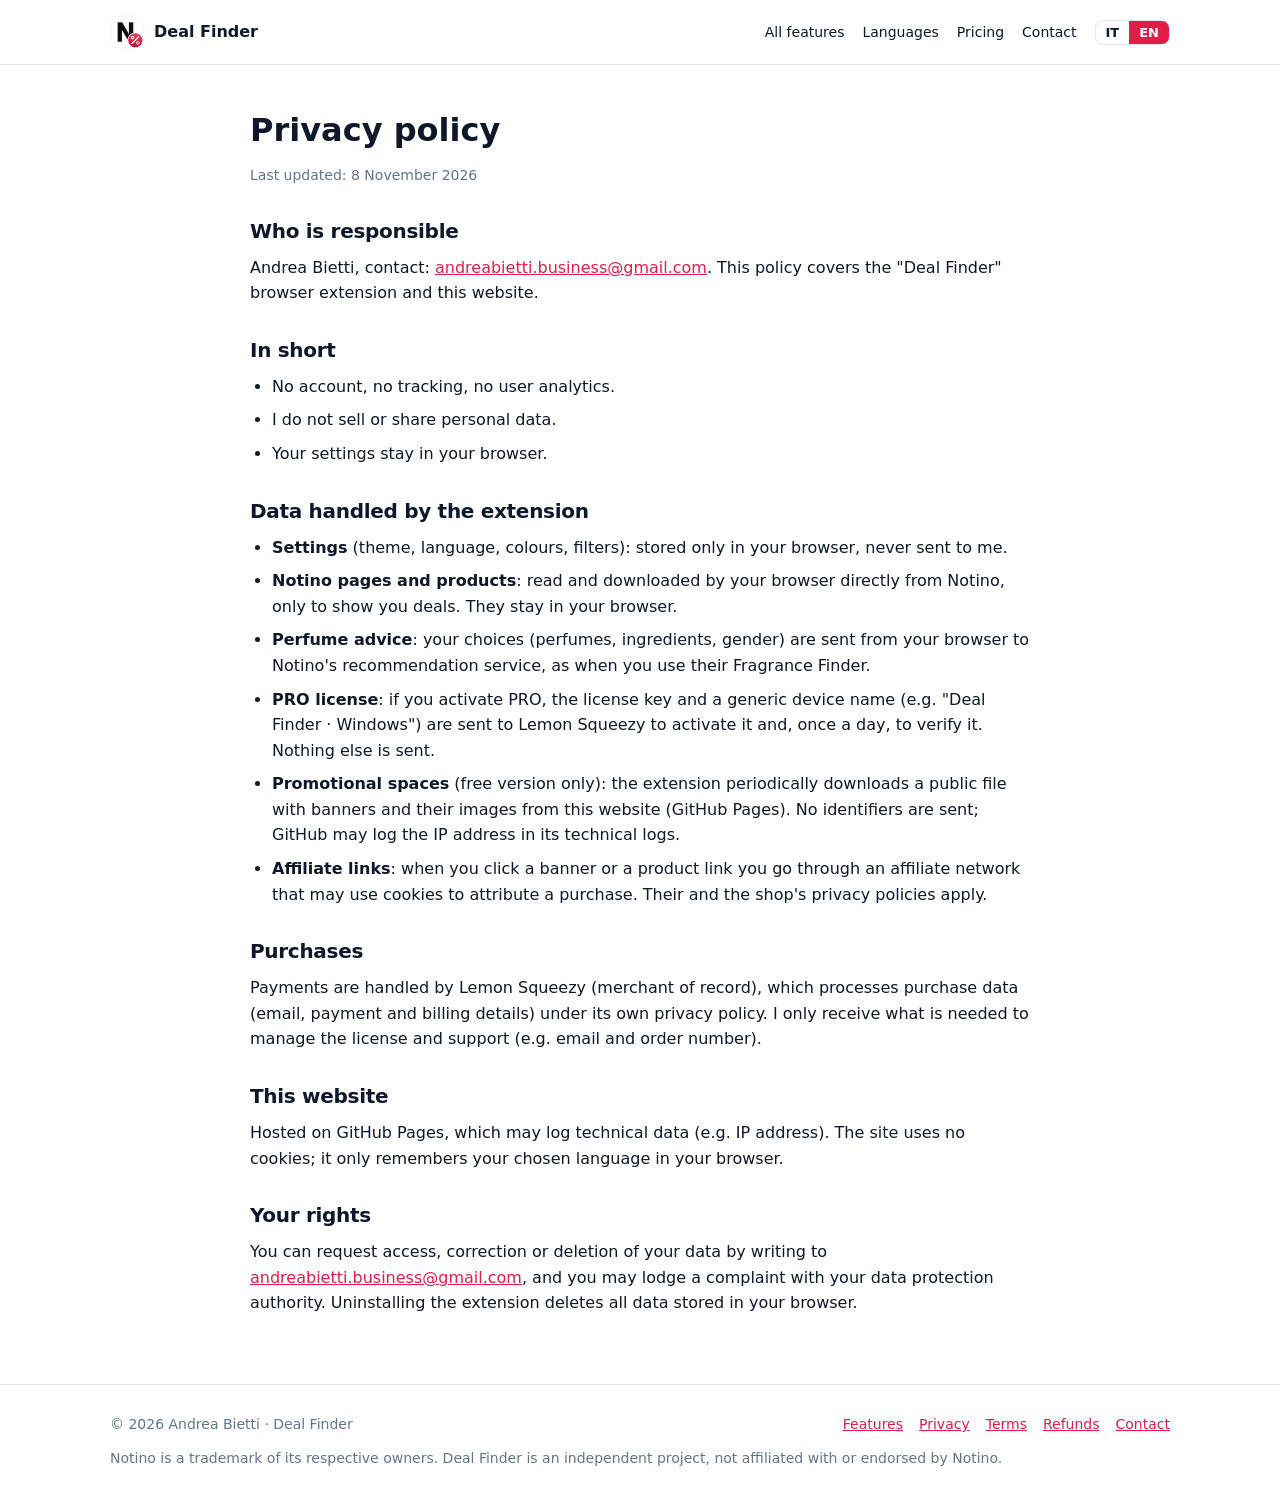
<file: privacy.html>
<!doctype html>
<html lang="it">
<head>
<meta charset="utf-8">
<meta name="viewport" content="width=device-width, initial-scale=1">
<title data-it="Privacy policy – Deal Finder" data-en="Privacy policy – Deal Finder">Privacy policy – Deal Finder</title>
<meta name="description" content="Estensione per Microsoft Edge e Chrome che trova i veri sconti su Notino: sconto effettivo con codici, prezzo finale, filtri avanzati e consigli profumo.">
<link rel="icon" href="img/logo.png">
<link rel="stylesheet" href="style.css">
<script src="lang.js"></script>
</head>
<body>
<header><div class="wrap">
  <a class="brand" href="./"><img src="img/logo.png" alt="">Deal Finder</a>
  <nav>
    <a class="hide-m" href="features.html"><span data-lang="it">Tutte le funzioni</span><span data-lang="en">All features</span></a>
    <a class="hide-m" href="./#lingue"><span data-lang="it">Lingue</span><span data-lang="en">Languages</span></a>
    <a class="hide-m" href="./#prezzi"><span data-lang="it">Prezzi</span><span data-lang="en">Pricing</span></a>
    <a class="hide-m" href="./#contatti"><span data-lang="it">Contatti</span><span data-lang="en">Contact</span></a>
    <span class="lang"><button data-l="it">IT</button><button data-l="en">EN</button></span>
  </nav>
</div></header>

<main class="legal">
<div data-lang="it"><h1>Privacy policy</h1><p class="upd">Ultimo aggiornamento: 8 novembre 2026</p>
<h2>Chi è il titolare</h2>
<p>Andrea Bietti, contatto: <a href="mailto:andreabietti.business@gmail.com">andreabietti.business@gmail.com</a>. Questa informativa riguarda l'estensione per browser "Deal Finder" e questo sito.</p>
<h2>In breve</h2>
<ul><li>Nessun account, nessun tracciamento, nessuna statistica sugli utenti.</li><li>Non vendo né condivido dati personali.</li><li>Le impostazioni restano nel tuo browser.</li></ul>
<h2>Dati trattati dall'estensione</h2>
<ul>
<li><b>Impostazioni</b> (tema, lingua, colori, filtri): salvate solo nel tuo browser, mai inviate a me.</li>
<li><b>Pagine e prodotti Notino</b>: l'estensione li legge e li scarica dal tuo browser, direttamente da Notino, solo per mostrarti le offerte. Restano nel tuo browser.</li>
<li><b>Consigli profumo</b>: le tue scelte (profumi, ingredienti, genere) vengono inviate al servizio di consigli di Notino dal tuo browser, come quando usi il loro Fragrance Finder.</li>
<li><b>Licenza PRO</b>: se attivi la versione PRO, la chiave di licenza e un nome generico del dispositivo (es. "Deal Finder · Windows") vengono inviati a Lemon Squeezy per attivarla e, una volta al giorno, per verificarla. Non vengono inviati altri dati.</li>
<li><b>Spazi promozionali</b> (solo versione gratuita): l'estensione scarica periodicamente un file pubblico con i banner e le relative immagini da questo sito (GitHub Pages). Non invia identificativi; GitHub può registrare l'indirizzo IP nei suoi log tecnici.</li>
<li><b>Link di affiliazione</b>: se clicchi un banner o un link a un prodotto, passi per una rete di affiliazione che può usare cookie per attribuire l'eventuale acquisto. Si applicano le informative della rete e del negozio.</li>
</ul>
<h2>Acquisti</h2>
<p>I pagamenti sono gestiti da Lemon Squeezy (rivenditore autorizzato / merchant of record), che tratta i dati dell'acquisto (email, dati di pagamento, fatturazione) secondo la propria informativa privacy. Io ricevo solo i dati necessari a gestire la licenza e l'assistenza (es. email e numero d'ordine).</p>
<h2>Questo sito</h2>
<p>È ospitato su GitHub Pages, che può registrare dati tecnici (es. indirizzo IP) nei propri log. Il sito non usa cookie; ricorda solo la lingua scelta nel tuo browser.</p>
<h2>I tuoi diritti</h2>
<p>Puoi chiedere accesso, rettifica o cancellazione dei dati che mi riguardano scrivendo a <a href="mailto:andreabietti.business@gmail.com">andreabietti.business@gmail.com</a>. Puoi anche proporre reclamo al Garante per la protezione dei dati personali. Disinstallando l'estensione elimini tutti i dati salvati nel browser.</p>
</div>
<div data-lang="en"><h1>Privacy policy</h1><p class="upd">Last updated: 8 November 2026</p>
<h2>Who is responsible</h2>
<p>Andrea Bietti, contact: <a href="mailto:andreabietti.business@gmail.com">andreabietti.business@gmail.com</a>. This policy covers the "Deal Finder" browser extension and this website.</p>
<h2>In short</h2>
<ul><li>No account, no tracking, no user analytics.</li><li>I do not sell or share personal data.</li><li>Your settings stay in your browser.</li></ul>
<h2>Data handled by the extension</h2>
<ul>
<li><b>Settings</b> (theme, language, colours, filters): stored only in your browser, never sent to me.</li>
<li><b>Notino pages and products</b>: read and downloaded by your browser directly from Notino, only to show you deals. They stay in your browser.</li>
<li><b>Perfume advice</b>: your choices (perfumes, ingredients, gender) are sent from your browser to Notino's recommendation service, as when you use their Fragrance Finder.</li>
<li><b>PRO license</b>: if you activate PRO, the license key and a generic device name (e.g. "Deal Finder · Windows") are sent to Lemon Squeezy to activate it and, once a day, to verify it. Nothing else is sent.</li>
<li><b>Promotional spaces</b> (free version only): the extension periodically downloads a public file with banners and their images from this website (GitHub Pages). No identifiers are sent; GitHub may log the IP address in its technical logs.</li>
<li><b>Affiliate links</b>: when you click a banner or a product link you go through an affiliate network that may use cookies to attribute a purchase. Their and the shop's privacy policies apply.</li>
</ul>
<h2>Purchases</h2>
<p>Payments are handled by Lemon Squeezy (merchant of record), which processes purchase data (email, payment and billing details) under its own privacy policy. I only receive what is needed to manage the license and support (e.g. email and order number).</p>
<h2>This website</h2>
<p>Hosted on GitHub Pages, which may log technical data (e.g. IP address). The site uses no cookies; it only remembers your chosen language in your browser.</p>
<h2>Your rights</h2>
<p>You can request access, correction or deletion of your data by writing to <a href="mailto:andreabietti.business@gmail.com">andreabietti.business@gmail.com</a>, and you may lodge a complaint with your data protection authority. Uninstalling the extension deletes all data stored in your browser.</p>
</div>
</main>
<footer><div class="wrap">
  <span>© 2026 Andrea Bietti · Deal Finder</span>
  <nav>
    <a href="features.html"><span data-lang="it">Funzioni</span><span data-lang="en">Features</span></a>
    <a href="privacy.html">Privacy</a>
    <a href="terms.html"><span data-lang="it">Termini</span><span data-lang="en">Terms</span></a>
    <a href="refund.html"><span data-lang="it">Rimborsi</span><span data-lang="en">Refunds</span></a>
    <a href="mailto:andreabietti.business@gmail.com"><span data-lang="it">Contatti</span><span data-lang="en">Contact</span></a>
  </nav>
  <span style="width:100%" data-lang="it">Notino è un marchio dei rispettivi titolari. Deal Finder è un progetto indipendente, non affiliato né approvato da Notino.</span>
  <span style="width:100%" data-lang="en">Notino is a trademark of its respective owners. Deal Finder is an independent project, not affiliated with or endorsed by Notino.</span>
</div></footer>
</body>
</html>
</file>
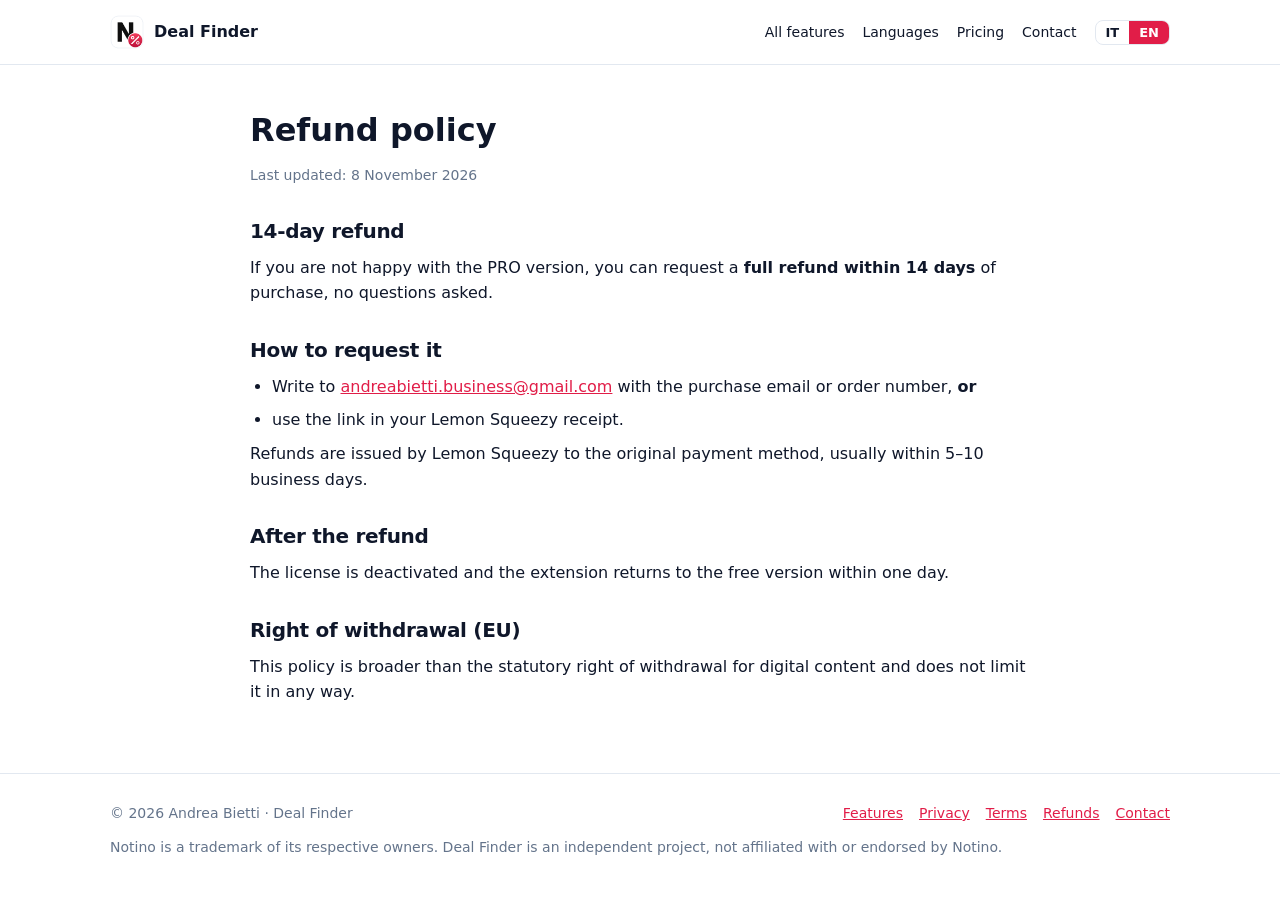
<file: refund.html>
<!doctype html>
<html lang="it">
<head>
<meta charset="utf-8">
<meta name="viewport" content="width=device-width, initial-scale=1">
<title data-it="Politica di rimborso – Deal Finder" data-en="Refund policy – Deal Finder">Politica di rimborso – Deal Finder</title>
<meta name="description" content="Estensione per Microsoft Edge e Chrome che trova i veri sconti su Notino: sconto effettivo con codici, prezzo finale, filtri avanzati e consigli profumo.">
<link rel="icon" href="img/logo.png">
<link rel="stylesheet" href="style.css">
<script src="lang.js"></script>
</head>
<body>
<header><div class="wrap">
  <a class="brand" href="./"><img src="img/logo.png" alt="">Deal Finder</a>
  <nav>
    <a class="hide-m" href="features.html"><span data-lang="it">Tutte le funzioni</span><span data-lang="en">All features</span></a>
    <a class="hide-m" href="./#lingue"><span data-lang="it">Lingue</span><span data-lang="en">Languages</span></a>
    <a class="hide-m" href="./#prezzi"><span data-lang="it">Prezzi</span><span data-lang="en">Pricing</span></a>
    <a class="hide-m" href="./#contatti"><span data-lang="it">Contatti</span><span data-lang="en">Contact</span></a>
    <span class="lang"><button data-l="it">IT</button><button data-l="en">EN</button></span>
  </nav>
</div></header>

<main class="legal">
<div data-lang="it"><h1>Politica di rimborso</h1><p class="upd">Ultimo aggiornamento: 8 novembre 2026</p>
<h2>Rimborso entro 14 giorni</h2>
<p>Se la versione PRO non ti soddisfa, puoi chiedere il <b>rimborso completo entro 14 giorni</b> dall'acquisto, senza dover spiegare il motivo.</p>
<h2>Come chiederlo</h2>
<ul><li>Scrivi a <a href="mailto:andreabietti.business@gmail.com">andreabietti.business@gmail.com</a> indicando l'email usata per l'acquisto o il numero d'ordine, <b>oppure</b></li><li>usa il link presente nella ricevuta di Lemon Squeezy.</li></ul>
<p>Il rimborso viene effettuato da Lemon Squeezy con lo stesso metodo di pagamento, di solito entro 5–10 giorni lavorativi.</p>
<h2>Dopo il rimborso</h2>
<p>La licenza viene disattivata e l'estensione torna alla versione gratuita entro un giorno.</p>
<h2>Diritto di recesso (UE)</h2>
<p>Questa politica è più ampia del diritto di recesso previsto per i contenuti digitali e non lo limita in alcun modo.</p>
</div>
<div data-lang="en"><h1>Refund policy</h1><p class="upd">Last updated: 8 November 2026</p>
<h2>14-day refund</h2>
<p>If you are not happy with the PRO version, you can request a <b>full refund within 14 days</b> of purchase, no questions asked.</p>
<h2>How to request it</h2>
<ul><li>Write to <a href="mailto:andreabietti.business@gmail.com">andreabietti.business@gmail.com</a> with the purchase email or order number, <b>or</b></li><li>use the link in your Lemon Squeezy receipt.</li></ul>
<p>Refunds are issued by Lemon Squeezy to the original payment method, usually within 5–10 business days.</p>
<h2>After the refund</h2>
<p>The license is deactivated and the extension returns to the free version within one day.</p>
<h2>Right of withdrawal (EU)</h2>
<p>This policy is broader than the statutory right of withdrawal for digital content and does not limit it in any way.</p>
</div>
</main>
<footer><div class="wrap">
  <span>© 2026 Andrea Bietti · Deal Finder</span>
  <nav>
    <a href="features.html"><span data-lang="it">Funzioni</span><span data-lang="en">Features</span></a>
    <a href="privacy.html">Privacy</a>
    <a href="terms.html"><span data-lang="it">Termini</span><span data-lang="en">Terms</span></a>
    <a href="refund.html"><span data-lang="it">Rimborsi</span><span data-lang="en">Refunds</span></a>
    <a href="mailto:andreabietti.business@gmail.com"><span data-lang="it">Contatti</span><span data-lang="en">Contact</span></a>
  </nav>
  <span style="width:100%" data-lang="it">Notino è un marchio dei rispettivi titolari. Deal Finder è un progetto indipendente, non affiliato né approvato da Notino.</span>
  <span style="width:100%" data-lang="en">Notino is a trademark of its respective owners. Deal Finder is an independent project, not affiliated with or endorsed by Notino.</span>
</div></footer>
</body>
</html>
</file>
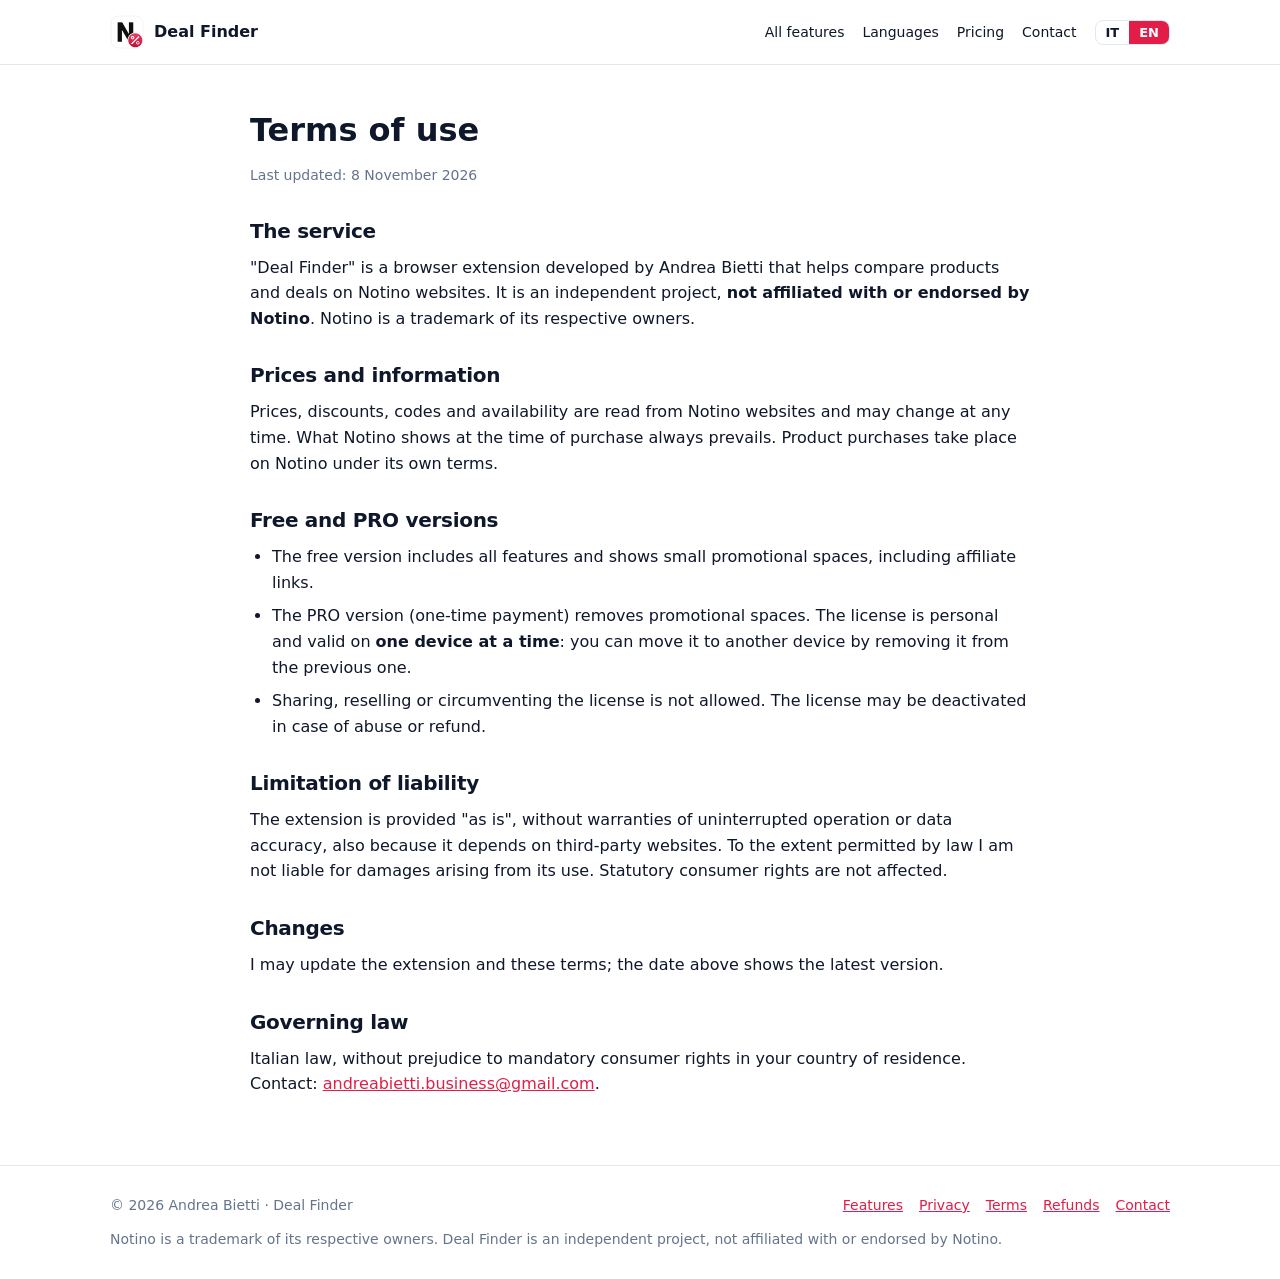
<file: terms.html>
<!doctype html>
<html lang="it">
<head>
<meta charset="utf-8">
<meta name="viewport" content="width=device-width, initial-scale=1">
<title data-it="Termini d'uso – Deal Finder" data-en="Terms of use – Deal Finder">Termini d'uso – Deal Finder</title>
<meta name="description" content="Estensione per Microsoft Edge e Chrome che trova i veri sconti su Notino: sconto effettivo con codici, prezzo finale, filtri avanzati e consigli profumo.">
<link rel="icon" href="img/logo.png">
<link rel="stylesheet" href="style.css">
<script src="lang.js"></script>
</head>
<body>
<header><div class="wrap">
  <a class="brand" href="./"><img src="img/logo.png" alt="">Deal Finder</a>
  <nav>
    <a class="hide-m" href="features.html"><span data-lang="it">Tutte le funzioni</span><span data-lang="en">All features</span></a>
    <a class="hide-m" href="./#lingue"><span data-lang="it">Lingue</span><span data-lang="en">Languages</span></a>
    <a class="hide-m" href="./#prezzi"><span data-lang="it">Prezzi</span><span data-lang="en">Pricing</span></a>
    <a class="hide-m" href="./#contatti"><span data-lang="it">Contatti</span><span data-lang="en">Contact</span></a>
    <span class="lang"><button data-l="it">IT</button><button data-l="en">EN</button></span>
  </nav>
</div></header>

<main class="legal">
<div data-lang="it"><h1>Termini d'uso</h1><p class="upd">Ultimo aggiornamento: 8 novembre 2026</p>
<h2>Il servizio</h2>
<p>"Deal Finder" è un'estensione per browser sviluppata da Andrea Bietti che aiuta a confrontare prodotti e offerte sui siti Notino. È un progetto indipendente, <b>non affiliato né approvato da Notino</b>. Notino è un marchio dei rispettivi titolari.</p>
<h2>Prezzi e informazioni</h2>
<p>Prezzi, sconti, codici e disponibilità vengono letti dai siti Notino e possono cambiare in qualsiasi momento. Fa fede sempre quanto indicato da Notino al momento dell'acquisto. Gli acquisti dei prodotti avvengono su Notino e sono regolati dalle sue condizioni.</p>
<h2>Versione gratuita e PRO</h2>
<ul>
<li>La versione gratuita include tutte le funzioni e mostra piccoli spazi promozionali, anche con link di affiliazione.</li>
<li>La versione PRO (pagamento unico) rimuove gli spazi promozionali. La licenza è personale e vale per <b>un dispositivo alla volta</b>: puoi spostarla su un altro dispositivo rimuovendola dal precedente.</li>
<li>È vietato condividere, rivendere o aggirare la licenza. In caso di abuso o di rimborso la licenza può essere disattivata.</li>
</ul>
<h2>Limitazione di responsabilità</h2>
<p>L'estensione è fornita "così com'è", senza garanzie di funzionamento continuo o di esattezza dei dati, anche perché dipende dai siti di terzi. Nei limiti consentiti dalla legge non sono responsabile di danni derivanti dal suo uso. Restano salvi i diritti dei consumatori previsti dalla legge.</p>
<h2>Modifiche</h2>
<p>Posso aggiornare l'estensione e questi termini; la data in alto indica l'ultima versione.</p>
<h2>Legge applicabile</h2>
<p>Legge italiana, fatti salvi i diritti inderogabili del consumatore nel Paese di residenza. Contatti: <a href="mailto:andreabietti.business@gmail.com">andreabietti.business@gmail.com</a>.</p>
</div>
<div data-lang="en"><h1>Terms of use</h1><p class="upd">Last updated: 8 November 2026</p>
<h2>The service</h2>
<p>"Deal Finder" is a browser extension developed by Andrea Bietti that helps compare products and deals on Notino websites. It is an independent project, <b>not affiliated with or endorsed by Notino</b>. Notino is a trademark of its respective owners.</p>
<h2>Prices and information</h2>
<p>Prices, discounts, codes and availability are read from Notino websites and may change at any time. What Notino shows at the time of purchase always prevails. Product purchases take place on Notino under its own terms.</p>
<h2>Free and PRO versions</h2>
<ul>
<li>The free version includes all features and shows small promotional spaces, including affiliate links.</li>
<li>The PRO version (one-time payment) removes promotional spaces. The license is personal and valid on <b>one device at a time</b>: you can move it to another device by removing it from the previous one.</li>
<li>Sharing, reselling or circumventing the license is not allowed. The license may be deactivated in case of abuse or refund.</li>
</ul>
<h2>Limitation of liability</h2>
<p>The extension is provided "as is", without warranties of uninterrupted operation or data accuracy, also because it depends on third-party websites. To the extent permitted by law I am not liable for damages arising from its use. Statutory consumer rights are not affected.</p>
<h2>Changes</h2>
<p>I may update the extension and these terms; the date above shows the latest version.</p>
<h2>Governing law</h2>
<p>Italian law, without prejudice to mandatory consumer rights in your country of residence. Contact: <a href="mailto:andreabietti.business@gmail.com">andreabietti.business@gmail.com</a>.</p>
</div>
</main>
<footer><div class="wrap">
  <span>© 2026 Andrea Bietti · Deal Finder</span>
  <nav>
    <a href="features.html"><span data-lang="it">Funzioni</span><span data-lang="en">Features</span></a>
    <a href="privacy.html">Privacy</a>
    <a href="terms.html"><span data-lang="it">Termini</span><span data-lang="en">Terms</span></a>
    <a href="refund.html"><span data-lang="it">Rimborsi</span><span data-lang="en">Refunds</span></a>
    <a href="mailto:andreabietti.business@gmail.com"><span data-lang="it">Contatti</span><span data-lang="en">Contact</span></a>
  </nav>
  <span style="width:100%" data-lang="it">Notino è un marchio dei rispettivi titolari. Deal Finder è un progetto indipendente, non affiliato né approvato da Notino.</span>
  <span style="width:100%" data-lang="en">Notino is a trademark of its respective owners. Deal Finder is an independent project, not affiliated with or endorsed by Notino.</span>
</div></footer>
</body>
</html>
</file>
<file: style.css>
:root{--bg:#fff;--fg:#0f172a;--mut:#64748b;--line:#e2e8f0;--soft:#f6f7fb;--acc:#e11d48;--acc2:#be123c}
@media (prefers-color-scheme:dark){:root{--bg:#0b1120;--fg:#f1f5f9;--mut:#94a3b8;--line:#1e293b;--soft:#111a2e}}
*{box-sizing:border-box;margin:0}
html{scroll-behavior:smooth}
body{background:var(--bg);color:var(--fg);font:16px/1.6 system-ui,-apple-system,"Segoe UI",Roboto,sans-serif}
a{color:var(--acc)}
.wrap{max-width:1100px;margin:0 auto;padding:0 20px}
header{border-bottom:1px solid var(--line);position:sticky;top:0;background:color-mix(in srgb,var(--bg) 92%,transparent);backdrop-filter:blur(8px);z-index:5}
header .wrap{display:flex;align-items:center;gap:12px;height:64px}
header .brand{display:flex;align-items:center;gap:10px;font-weight:800;text-decoration:none;color:var(--fg)}
header .brand img{width:34px;height:34px}
header nav{margin-left:auto;display:flex;gap:18px;align-items:center;font-size:14px}
header nav a{color:var(--fg);text-decoration:none}
header nav a:hover{color:var(--acc)}
.lang{display:inline-flex;border:1px solid var(--line);border-radius:8px;overflow:hidden}
.lang button{border:none;background:none;color:var(--fg);padding:4px 10px;font:600 13px system-ui;cursor:pointer}
.lang button.on{background:var(--acc);color:#fff}
.hero{padding:64px 0 40px;text-align:center}
.hero h1{font-size:clamp(30px,5vw,48px);line-height:1.15;letter-spacing:-.5px;margin-bottom:16px}
.hero h1 span{color:var(--acc)}
.hero p{font-size:19px;color:var(--mut);max-width:720px;margin:0 auto 28px}
.cta{display:flex;gap:12px;justify-content:center;flex-wrap:wrap}
.btn{display:inline-block;padding:12px 22px;border-radius:12px;font-weight:700;text-decoration:none;border:1px solid var(--line);color:var(--fg)}
.btn.main{background:linear-gradient(135deg,#f43f5e,var(--acc2));color:#fff;border:none;box-shadow:0 8px 20px rgba(225,29,72,.3)}
.shot{margin:40px auto 0;max-width:1000px;border-radius:16px;overflow:hidden;box-shadow:0 30px 60px rgba(15,23,42,.18);border:1px solid var(--line)}
.shot img{display:block;width:100%;height:auto}
section{padding:56px 0}
section.alt{background:var(--soft)}
h2{font-size:30px;letter-spacing:-.3px;margin-bottom:24px;text-align:center}
.grid{display:grid;grid-template-columns:repeat(auto-fit,minmax(240px,1fr));gap:18px}
.card{background:var(--bg);border:1px solid var(--line);border-radius:16px;padding:22px}
.card .ic{font-size:26px;margin-bottom:8px}
.card h3{font-size:17px;margin-bottom:6px}
.card p{color:var(--mut);font-size:15px}
.plans{display:grid;grid-template-columns:repeat(auto-fit,minmax(280px,1fr));gap:20px;max-width:760px;margin:0 auto}
.plan{border:1px solid var(--line);border-radius:18px;padding:26px;background:var(--bg)}
.plan.pro{border:2px solid var(--acc)}
.plan h3{font-size:20px}
.plan .price{font-size:36px;font-weight:800;margin:6px 0 2px}
.plan .price small{font-size:15px;color:var(--mut);font-weight:500}
.plan ul{padding-left:20px;margin:14px 0 18px;color:var(--mut)}
.plan li{margin:4px 0}
.note{color:var(--mut);font-size:14px;text-align:center;margin-top:16px}
.legal{max-width:820px;margin:0 auto;padding:40px 20px 60px}
.legal h1{font-size:32px;margin-bottom:6px}
.legal .upd{color:var(--mut);font-size:14px;margin-bottom:28px}
.legal h2{font-size:20px;text-align:left;margin:28px 0 8px}
.legal p,.legal li{color:var(--fg);margin:8px 0}
.legal ul{padding-left:22px}
footer{border-top:1px solid var(--line);padding:28px 0;color:var(--mut);font-size:14px}
footer .wrap{display:flex;flex-wrap:wrap;gap:12px 24px;justify-content:space-between}
footer nav{display:flex;gap:16px;flex-wrap:wrap}
[data-lang]{display:none}
html[lang="it"] [data-lang="it"],html[lang="en"] [data-lang="en"]{display:revert}
@media (max-width:640px){header nav .hide-m{display:none}}

.sub{text-align:center;font-weight:700;margin:22px 0 10px}
.pills{display:flex;flex-wrap:wrap;gap:8px;justify-content:center;max-width:900px;margin:0 auto}
.pill{border:1px solid var(--line);background:var(--soft);border-radius:999px;padding:5px 12px;font-size:14px}
</file>
